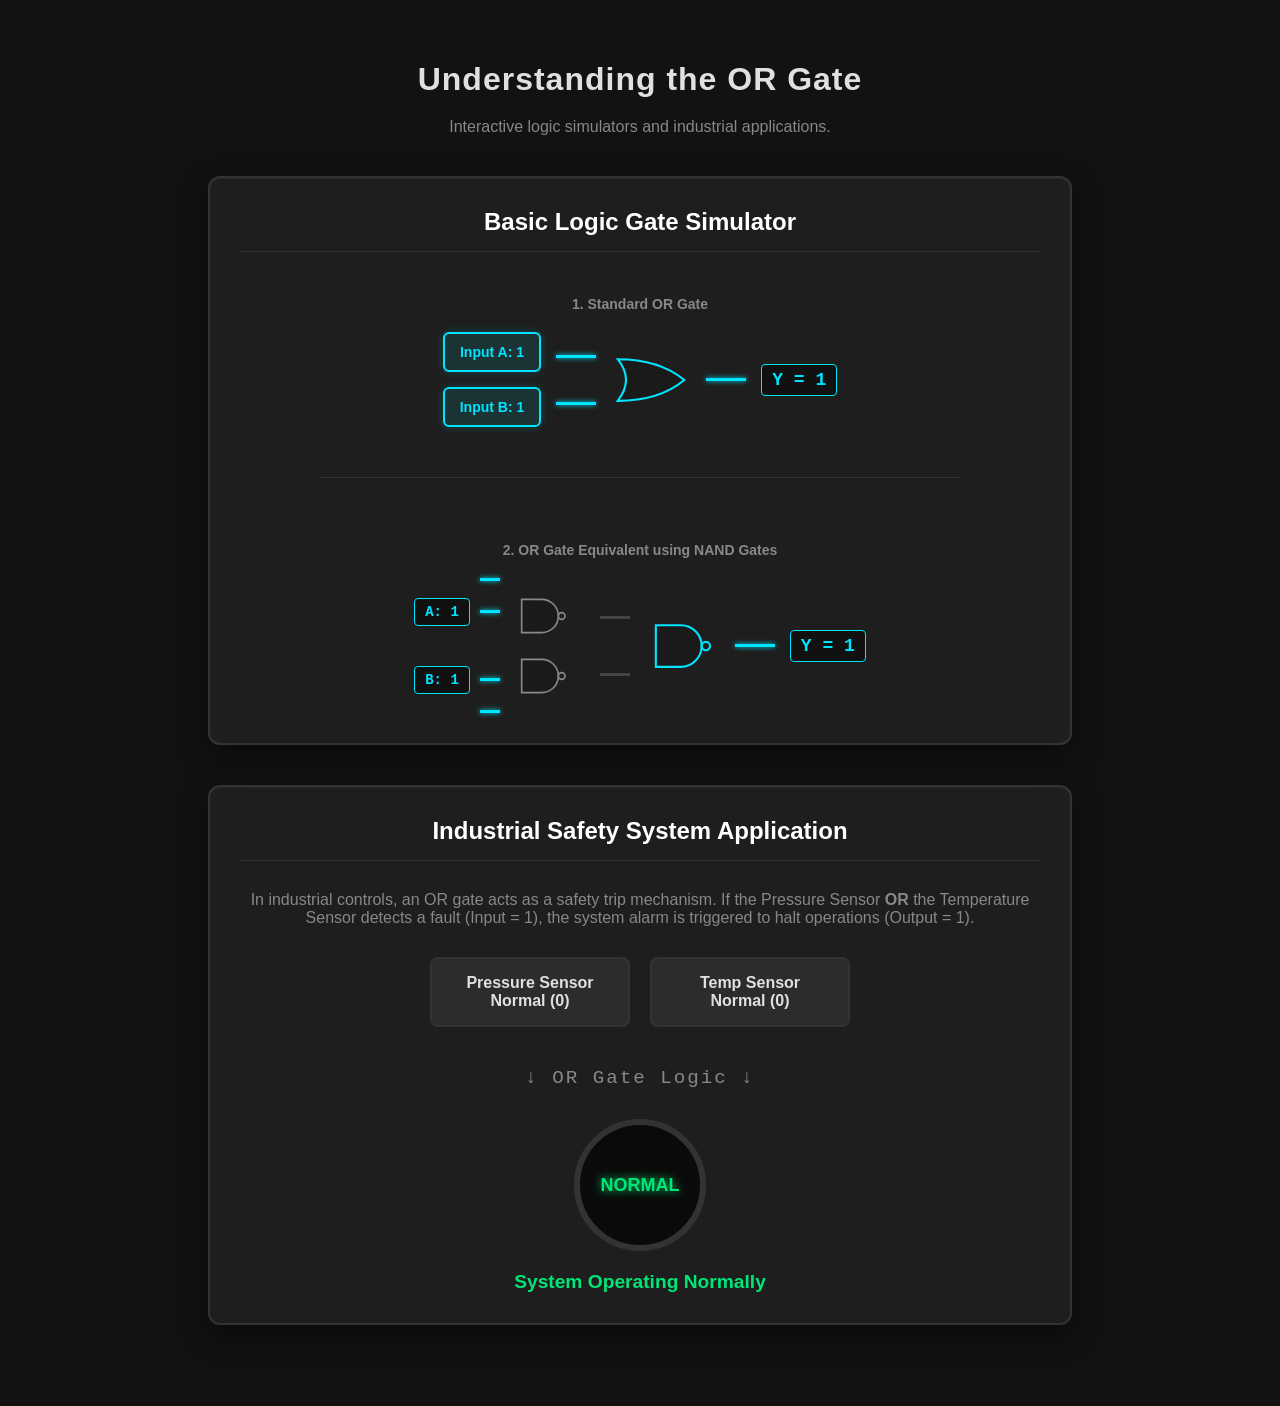
<file: dsca-proj/DSCA-project.html>
<!DOCTYPE html>
<!-- saved from url=(0063)file:///C:/Users/tanma/Downloads/gemini-code-1783430396811.html -->
<html lang="en"><head><meta http-equiv="Content-Type" content="text/html; charset=UTF-8">
    
    <meta name="viewport" content="width=device-width, initial-scale=1.0">
    <title>OR Gate Simulations</title>
    <style>
        /* Dark Theme Variables */
        :root {
            --bg-color: #121212;
            --panel-bg: #1e1e1e;
            --text-main: #e0e0e0;
            --text-muted: #888;
            --border-color: #333;
            
            /* Industrial Colors */
            --normal-green: #00e676;
            --danger-red: #ff1744;
            
            /* Logic Colors */
            --logic-0: #444;
            --logic-1: #00e5ff;
            
            --btn-idle: #2c2c2c;
            --btn-hover: #3d3d3d;
        }

        body {
            background-color: var(--bg-color);
            color: var(--text-main);
            font-family: 'Segoe UI', Tahoma, Geneva, Verdana, sans-serif;
            display: flex;
            flex-direction: column;
            align-items: center;
            padding: 40px 20px;
            margin: 0;
            min-height: 100vh;
        }

        .header {
            text-align: center;
            max-width: 800px;
            margin-bottom: 20px;
        }

        .header h1 {
            color: var(--text-main);
            letter-spacing: 1px;
            margin-bottom: 10px;
        }

        .header p {
            color: var(--text-muted);
            line-height: 1.6;
        }

        /* Panel Containers */
        .panel {
            background-color: var(--panel-bg);
            border: 2px solid var(--border-color);
            border-radius: 12px;
            padding: 30px;
            width: 100%;
            max-width: 800px;
            box-shadow: 0 10px 30px rgba(0, 0, 0, 0.5), 
                        inset 0 1px 0 rgba(255,255,255,0.05);
            margin-bottom: 40px;
        }

        .panel-title {
            text-align: center;
            margin-top: 0;
            margin-bottom: 30px;
            padding-bottom: 15px;
            border-bottom: 1px solid var(--border-color);
            color: #fff;
        }

        /* Theory / Logic Simulator Styles */
        .theory-section {
            display: flex;
            flex-direction: column;
            gap: 40px;
        }

        .logic-row {
            display: flex;
            align-items: center;
            justify-content: center;
            gap: 15px;
        }

        .logic-btn {
            background-color: var(--btn-idle);
            color: var(--text-main);
            border: 2px solid var(--logic-0);
            border-radius: 6px;
            padding: 10px 15px;
            font-size: 14px;
            font-weight: bold;
            cursor: pointer;
            transition: all 0.2s ease;
            min-width: 80px;
            text-align: center;
        }

        .logic-btn:hover { background-color: var(--btn-hover); }
        .logic-btn.active {
            border-color: var(--logic-1);
            color: var(--logic-1);
            background-color: rgba(0, 229, 255, 0.1);
            box-shadow: 0 0 10px rgba(0, 229, 255, 0.2);
        }

        .wire {
            height: 3px;
            background-color: var(--logic-0);
            transition: background-color 0.2s ease;
            position: relative;
        }
        .wire.high { background-color: var(--logic-1); box-shadow: 0 0 5px var(--logic-1); }

        .wire-h { width: 40px; }
        .wire-v { width: 3px; height: 30px; }
        
        .output-label {
            font-family: monospace;
            font-size: 18px;
            font-weight: bold;
            color: var(--logic-0);
            background: #111;
            padding: 5px 10px;
            border-radius: 4px;
            border: 1px solid var(--border-color);
            transition: color 0.2s ease;
        }
        .output-label.high { color: var(--logic-1); border-color: var(--logic-1); }

        /* SVG Gate Styles */
        .gate-svg {
            stroke: var(--text-muted);
            fill: #1a1a1a;
            stroke-width: 2.5;
            transition: stroke 0.2s ease;
        }
        .gate-svg.high { stroke: var(--logic-1); }
        
        .nand-grid {
            display: grid;
            grid-template-columns: auto auto auto auto auto;
            align-items: center;
            justify-content: center;
            gap: 10px;
        }

        .nand-input-col { display: flex; flex-direction: column; gap: 40px; }
        .nand-gate-col { display: flex; flex-direction: column; gap: 20px; }

        /* Industrial Simulator Styles */
        .inputs-container {
            display: flex;
            gap: 20px;
            width: 100%;
            justify-content: center;
            margin-bottom: 40px;
        }

        .sensor-btn {
            background-color: var(--btn-idle);
            color: var(--text-main);
            border: 2px solid var(--border-color);
            border-radius: 8px;
            padding: 15px 20px;
            font-size: 16px;
            font-weight: 600;
            cursor: pointer;
            transition: all 0.3s ease;
            flex: 1;
            max-width: 200px;
            text-align: center;
        }

        .sensor-btn:hover { background-color: var(--btn-hover); }

        .sensor-btn.active {
            background-color: rgba(255, 23, 68, 0.1);
            border-color: var(--danger-red);
            color: var(--danger-red);
            box-shadow: 0 0 15px rgba(255, 23, 68, 0.2);
        }

        .logic-connection {
            display: flex;
            flex-direction: column;
            align-items: center;
            color: var(--text-muted);
            margin-bottom: 30px;
            font-family: monospace;
            font-size: 1.2rem;
            letter-spacing: 2px;
        }

        .indicator-wrapper {
            display: flex;
            flex-direction: column;
            align-items: center;
        }

        .indicator-light {
            width: 120px;
            height: 120px;
            border-radius: 50%;
            background-color: #0a0a0a;
            border: 6px solid #333;
            margin-bottom: 20px;
            transition: all 0.3s ease;
            display: flex;
            align-items: center;
            justify-content: center;
            position: relative;
        }

        .indicator-light::before {
            content: 'NORMAL';
            color: var(--normal-green);
            font-weight: bold;
            font-size: 18px;
            text-shadow: 0 0 10px var(--normal-green);
        }

        .indicator-light.alarm-triggered {
            background-color: var(--danger-red);
            border-color: #b71c1c;
            box-shadow: 0 0 40px var(--danger-red), 
                        inset 0 0 20px rgba(255,255,255,0.4);
        }

        .indicator-light.alarm-triggered::before {
            content: 'HALT';
            color: white;
            text-shadow: none;
        }

        .status-text {
            font-size: 1.2rem;
            font-weight: bold;
            color: var(--normal-green);
            transition: color 0.3s ease;
        }

        .status-text.alert { color: var(--danger-red); }

        /* SVG Definitions Helper */
        .sr-only { position: absolute; width: 0; height: 0; overflow: hidden; }
    </style>
</head>
<body>

    <!-- SVG Definitions for Logic Gates -->
    <svg class="sr-only">
        <defs>
            <!-- Basic OR Gate Path -->
            <g id="gate-or">
                <path d="M 0,0 Q 20,25 0,50 Q 50,50 80,25 Q 50,0 0,0 Z"></path>
            </g>
            <!-- Basic NAND Gate Path -->
            <g id="gate-nand">
                <path d="M 0,0 L 30,0 A 25,25 0 0,1 30,50 L 0,50 Z"></path>
                <circle cx="60" cy="25" r="5" fill="none" stroke-width="2.5"></circle>
            </g>
        </defs>
    </svg>

    <div class="header">
        <h1>Understanding the OR Gate</h1>
        <p>Interactive logic simulators and industrial applications.</p>
    </div>

    <!-- 1. EDUCATIONAL SIMULATOR PANEL -->
    <div class="panel">
        <h2 class="panel-title">Basic Logic Gate Simulator</h2>
        
        <div class="theory-section">
            
            <!-- Standard OR Gate -->
            <div>
                <h3 style="text-align: center; color: var(--text-muted); font-size: 14px; margin-bottom: 20px;">1. Standard OR Gate</h3>
                <div class="logic-row">
                    <div style="display: flex; flex-direction: column; gap: 15px;">
                        <button id="btn-logic-a" class="logic-btn active" onclick="toggleTheory(&#39;A&#39;)">Input A: 1</button>
                        <button id="btn-logic-b" class="logic-btn active" onclick="toggleTheory(&#39;B&#39;)">Input B: 1</button>
                    </div>
                    
                    <div style="display: flex; flex-direction: column; justify-content: space-between; height: 60px;">
                        <div id="wire-a" class="wire wire-h high" style="margin-top: 5px;"></div>
                        <div id="wire-b" class="wire wire-h high" style="margin-bottom: 5px;"></div>
                    </div>

                    <svg width="80" height="50" viewBox="-5 -5 90 60" id="svg-or" class="gate-svg high">
                        <use href="#gate-or"></use>
                    </svg>

                    <div id="wire-y" class="wire wire-h high"></div>
                    <div id="out-y" class="output-label high">Y = 1</div>
                </div>
            </div>

            <hr style="border: 0; border-top: 1px solid var(--border-color); width: 80%; margin: 10px auto;">

            <!-- OR Gate built with NAND Gates -->
            <div>
                <h3 style="text-align: center; color: var(--text-muted); font-size: 14px; margin-bottom: 20px;">2. OR Gate Equivalent using NAND Gates</h3>
                <div class="nand-grid">
                    
                    <!-- Inputs -->
                    <div class="nand-input-col">
                        <div id="lbl-nand-a" class="output-label high" style="font-size: 14px;">A: 1</div>
                        <div id="lbl-nand-b" class="output-label high" style="font-size: 14px;">B: 1</div>
                    </div>

                    <!-- Split Wires to NAND 1 and 2 -->
                    <div class="nand-input-col">
                        <div style="display: flex; flex-direction: column; justify-content: space-between; height: 35px;">
                            <div id="wire-na1" class="wire high" style="width: 20px;"></div>
                            <div id="wire-na2" class="wire high" style="width: 20px;"></div>
                        </div>
                        <div style="display: flex; flex-direction: column; justify-content: space-between; height: 35px; margin-top: 25px;">
                            <div id="wire-nb1" class="wire high" style="width: 20px;"></div>
                            <div id="wire-nb2" class="wire high" style="width: 20px;"></div>
                        </div>
                    </div>

                    <!-- First Stage NANDs (Acting as NOT gates) -->
                    <div class="nand-gate-col">
                        <svg width="70" height="40" viewBox="-5 -5 80 60" id="svg-nand-1" class="gate-svg">
                            <use href="#gate-nand"></use>
                        </svg>
                        <svg width="70" height="40" viewBox="-5 -5 80 60" id="svg-nand-2" class="gate-svg">
                            <use href="#gate-nand"></use>
                        </svg>
                    </div>

                    <!-- Wires into final NAND -->
                    <div style="display: flex; flex-direction: column; justify-content: space-between; height: 90px; padding: 0 10px;">
                        <div id="wire-mid-a" class="wire " style="width: 30px; margin-top: 15px;"></div>
                        <div id="wire-mid-b" class="wire " style="width: 30px; margin-bottom: 15px;"></div>
                    </div>

                    <!-- Final Stage NAND -->
                    <div style="display: flex; align-items: center; gap: 15px;">
                        <svg width="70" height="50" viewBox="-5 -5 80 60" id="svg-nand-3" class="gate-svg high">
                            <use href="#gate-nand"></use>
                        </svg>
                        <div id="wire-nand-out" class="wire wire-h high"></div>
                        <div id="out-nand-y" class="output-label high">Y = 1</div>
                    </div>

                </div>
            </div>

        </div>
    </div>

    <!-- 2. INDUSTRIAL SIMULATOR PANEL -->
    <div class="panel">
        <h2 class="panel-title">Industrial Safety System Application</h2>
        <p style="text-align: center; color: var(--text-muted); margin-bottom: 30px;">
            In industrial controls, an OR gate acts as a safety trip mechanism. If the Pressure Sensor <strong>OR</strong> the Temperature Sensor detects a fault (Input = 1), the system alarm is triggered to halt operations (Output = 1).
        </p>

        <div class="inputs-container">
            <button id="btn-pressure" class="sensor-btn" onclick="toggleSensor(&#39;pressure&#39;)">Pressure Sensor<br>Normal (0)</button>
            <button id="btn-temp" class="sensor-btn" onclick="toggleSensor(&#39;temp&#39;)">Temp Sensor<br>Normal (0)</button>
        </div>

        <div class="logic-connection">
            ↓ OR Gate Logic ↓
        </div>

        <div class="indicator-wrapper">
            <div id="main-indicator" class="indicator-light"></div>
            <div id="status-message" class="status-text">System Operating Normally</div>
        </div>
    </div>

    <script>
        /* =========================================
           PART 1: LOGIC THEORY SIMULATOR SCRIPT
           ========================================= */
        let theoryA = false;
        let theoryB = false;

        function toggleTheory(input) {
            if (input === 'A') theoryA = !theoryA;
            if (input === 'B') theoryB = !theoryB;
            updateTheoryUI();
        }

        function updateTheoryUI() {
            // 1. Update Input Buttons & Labels
            const btnA = document.getElementById('btn-logic-a');
            const btnB = document.getElementById('btn-logic-b');
            const lblNandA = document.getElementById('lbl-nand-a');
            const lblNandB = document.getElementById('lbl-nand-b');

            btnA.innerText = `Input A: ${theoryA ? '1' : '0'}`;
            btnB.innerText = `Input B: ${theoryB ? '1' : '0'}`;
            lblNandA.innerText = `A: ${theoryA ? '1' : '0'}`;
            lblNandB.innerText = `B: ${theoryB ? '1' : '0'}`;

            theoryA ? btnA.classList.add('active') : btnA.classList.remove('active');
            theoryB ? btnB.classList.add('active') : btnB.classList.remove('active');
            theoryA ? lblNandA.classList.add('high') : lblNandA.classList.remove('high');
            theoryB ? lblNandB.classList.add('high') : lblNandB.classList.remove('high');

            // Wire states for inputs
            document.getElementById('wire-a').className = `wire wire-h ${theoryA ? 'high' : ''}`;
            document.getElementById('wire-b').className = `wire wire-h ${theoryB ? 'high' : ''}`;
            document.getElementById('wire-na1').className = `wire ${theoryA ? 'high' : ''}`;
            document.getElementById('wire-na2').className = `wire ${theoryA ? 'high' : ''}`;
            document.getElementById('wire-nb1').className = `wire ${theoryB ? 'high' : ''}`;
            document.getElementById('wire-nb2').className = `wire ${theoryB ? 'high' : ''}`;

            // 2. Logic Calculation
            const orOutput = theoryA || theoryB;
            
            // NAND logic: A NOT = A NAND A.  B NOT = B NAND B.
            const notA = !(theoryA && theoryA);
            const notB = !(theoryB && theoryB);
            const nandOutput = !(notA && notB); // (NOT A) NAND (NOT B) == A OR B

            // 3. Update OR Gate UI
            document.getElementById('svg-or').classList.toggle('high', orOutput);
            document.getElementById('wire-y').className = `wire wire-h ${orOutput ? 'high' : ''}`;
            const outY = document.getElementById('out-y');
            outY.innerText = `Y = ${orOutput ? '1' : '0'}`;
            orOutput ? outY.classList.add('high') : outY.classList.remove('high');

            // 4. Update NAND Gate UI
            document.getElementById('svg-nand-1').classList.toggle('high', notA);
            document.getElementById('svg-nand-2').classList.toggle('high', notB);
            
            document.getElementById('wire-mid-a').className = `wire ${notA ? 'high' : ''}`;
            document.getElementById('wire-mid-b').className = `wire ${notB ? 'high' : ''}`;
            
            document.getElementById('svg-nand-3').classList.toggle('high', nandOutput);
            document.getElementById('wire-nand-out').className = `wire wire-h ${nandOutput ? 'high' : ''}`;
            const outNandY = document.getElementById('out-nand-y');
            outNandY.innerText = `Y = ${nandOutput ? '1' : '0'}`;
            nandOutput ? outNandY.classList.add('high') : outNandY.classList.remove('high');
        }

        /* =========================================
           PART 2: INDUSTRIAL SIMULATOR SCRIPT
           ========================================= */
        let pressureFault = false;
        let tempFault = false;

        function toggleSensor(sensorType) {
            const pressureBtn = document.getElementById('btn-pressure');
            const tempBtn = document.getElementById('btn-temp');

            if (sensorType === 'pressure') {
                pressureFault = !pressureFault;
                if (pressureFault) {
                    pressureBtn.classList.add('active');
                    pressureBtn.innerHTML = 'Pressure Sensor<br>FAULT (1)';
                } else {
                    pressureBtn.classList.remove('active');
                    pressureBtn.innerHTML = 'Pressure Sensor<br>Normal (0)';
                }
            } else if (sensorType === 'temp') {
                tempFault = !tempFault;
                if (tempFault) {
                    tempBtn.classList.add('active');
                    tempBtn.innerHTML = 'Temp Sensor<br>FAULT (1)';
                } else {
                    tempBtn.classList.remove('active');
                    tempBtn.innerHTML = 'Temp Sensor<br>Normal (0)';
                }
            }

            evaluateIndustrialLogic();
        }

        function evaluateIndustrialLogic() {
            // OR Gate Logic for Industrial Halt
            const systemHalt = pressureFault || tempFault;

            const indicator = document.getElementById('main-indicator');
            const statusMsg = document.getElementById('status-message');

            if (systemHalt) {
                indicator.classList.add('alarm-triggered');
                statusMsg.classList.add('alert');
                statusMsg.innerText = "ALARM ACTIVE: System Halted!";
            } else {
                indicator.classList.remove('alarm-triggered');
                statusMsg.classList.remove('alert');
                statusMsg.innerText = "System Operating Normally";
            }
        }
    </script>

</body></html>
</file>
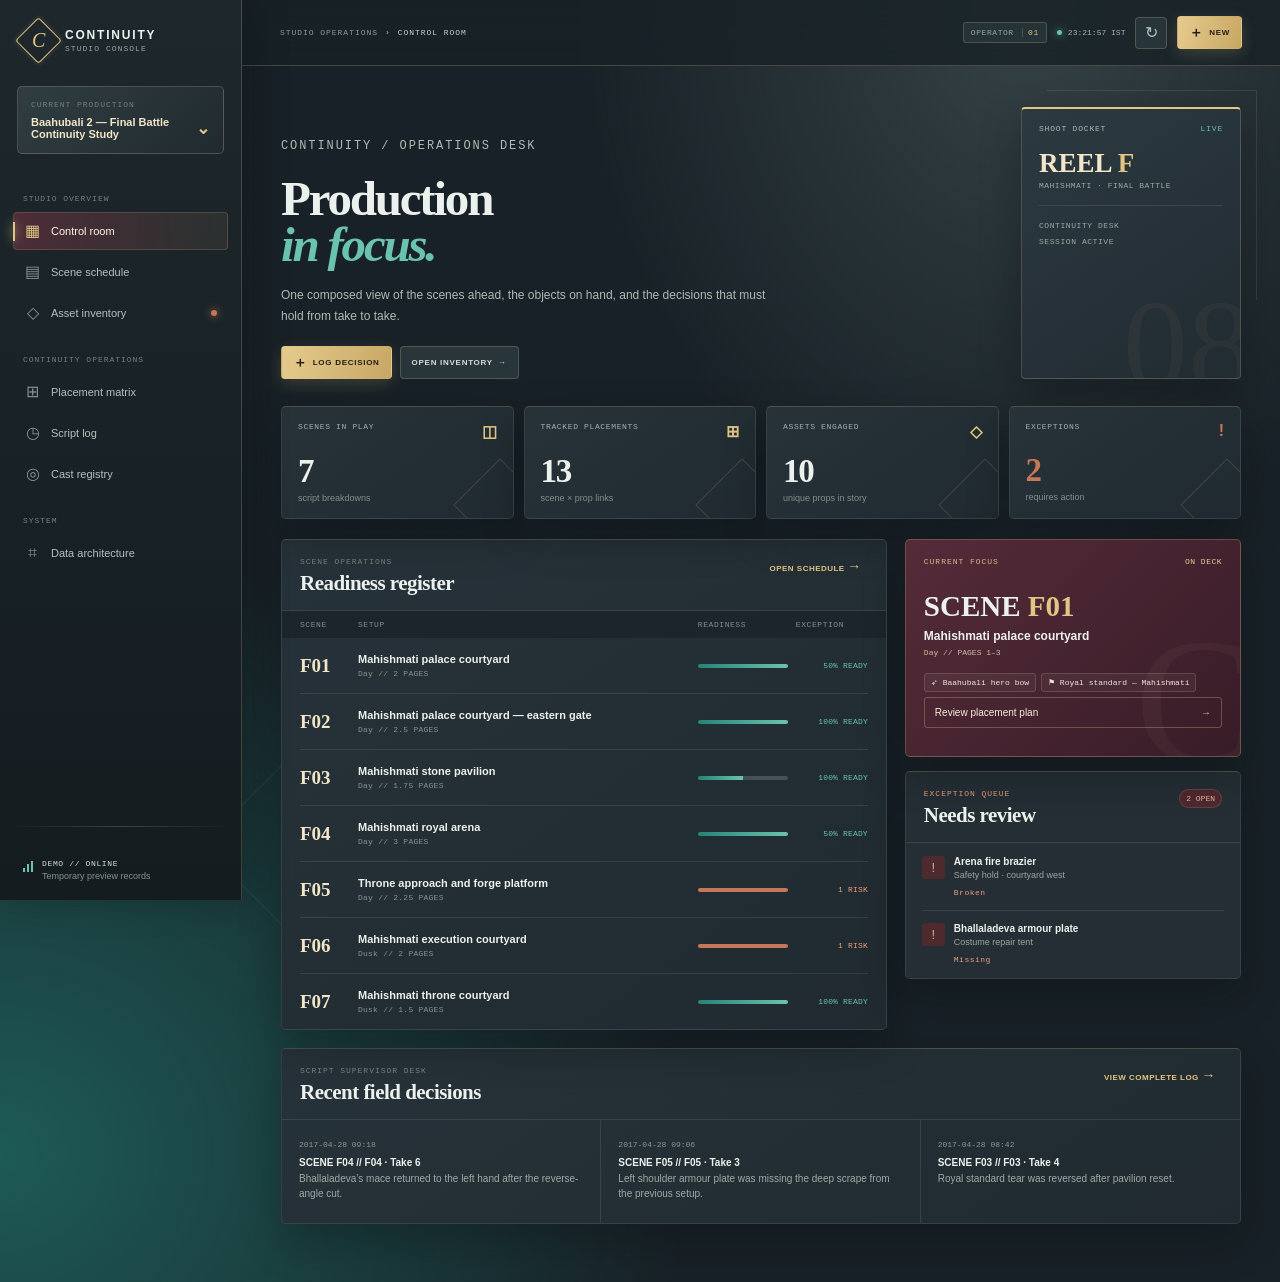
<file: final_continuity-tracker_tanmay/Continuity_Tracker_Offline_HTML_Only_Preview.html>
<!doctype html>
<html lang="en">
<head>
  <meta charset="utf-8">
  <meta name="viewport" content="width=device-width, initial-scale=1">
  <meta name="theme-color" content="#1a2329">
  <title>Continuity — Studio Console | Offline HTML Preview</title>
  <style>
:root{--ink:#edf1ed;--paper:#182127;--paper-2:#202a30;--panel:#253038;--panel-2:#2b3740;--line:rgba(222,196,141,.23);--line-soft:rgba(237,241,237,.10);--jade:#268478;--jade-light:#69c3af;--jade-pale:#d1e3d7;--champagne:#e2c584;--cream:#f2e6c9;--burgundy:#7e3546;--burgundy-deep:#4d1e2b;--copper:#c77759;--danger:#d76861;--muted:#a9b1ad;--dim:#74817e;--shadow:0 16px 42px rgba(5,10,13,.30)}*{box-sizing:border-box}html{background:var(--paper)}body{min-height:100vh;margin:0;background:radial-gradient(ellipse at 80% 0%,#354246 0,transparent 31%),radial-gradient(ellipse at 0% 90%,#1d5a55 0,transparent 38%),var(--paper);color:var(--ink);font:13px Arial, Helvetica, sans-serif,Arial,sans-serif}.deco-grid{position:fixed;inset:0;z-index:0;pointer-events:none;opacity:.22;background-image:linear-gradient(rgba(226,197,132,.035) 1px,transparent 1px),linear-gradient(90deg,rgba(226,197,132,.035) 1px,transparent 1px);background-size:28px 28px}.deco-corner{position:fixed;z-index:0;width:210px;height:210px;border:1px solid rgba(226,197,132,.13);pointer-events:none}.corner-a{right:23px;top:90px;border-left:0;border-bottom:0}.corner-b{bottom:-50px;left:245px;transform:rotate(45deg);border-color:rgba(105,195,175,.10)}.app-shell{position:relative;z-index:1;min-height:100vh}.sidebar{position:fixed;z-index:30;inset:0 auto 0 0;width:242px;padding:24px 13px 16px;display:flex;flex-direction:column;background:linear-gradient(180deg,#1e282c,#172025 64%,#151c20);border-right:1px solid var(--line);box-shadow:10px 0 35px rgba(3,8,10,.22)}.sidebar:after{content:'';position:absolute;left:13px;right:13px;bottom:73px;height:1px;background:linear-gradient(90deg,transparent,var(--line),transparent)}.brand-row{position:relative;display:flex;align-items:center;gap:10px;padding:0 9px}.brand-monogram{width:33px;height:33px;display:grid;place-items:center;border:1px solid var(--champagne);border-radius:3px;transform:rotate(45deg);box-shadow:0 0 0 3px rgba(226,197,132,.05)}.brand-monogram i{font:italic 20px Georgia;color:var(--champagne);transform:rotate(-45deg)}.brand-row strong{display:block;font-size:12px;letter-spacing:.15em}.brand-row small{display:block;margin-top:2px;color:#98a69f;font:8px 'Courier New', monospace;letter-spacing:.13em}.close-sidebar{display:none}.production-switcher{position:relative;margin:29px 4px 20px;padding:13px;border:1px solid var(--line);border-radius:5px;background:linear-gradient(135deg,rgba(57,72,75,.7),rgba(34,44,49,.7))}.micro-label,.nav-group{margin:0;color:var(--dim);font:8px 'Courier New', monospace;letter-spacing:.12em;text-transform:uppercase}.production-pick{display:flex;align-items:center;justify-content:space-between;width:100%;padding:7px 0 0;border:0;background:transparent;color:var(--cream);font:600 11px Arial, Helvetica, sans-serif;text-align:left;cursor:pointer}.production-pick b{color:var(--champagne);font-size:17px}.production-menu{display:none;position:absolute;z-index:30;top:67px;left:0;right:0;padding:5px;border:1px solid var(--line);border-radius:5px;background:#2a3438;box-shadow:0 15px 30px #060b0ed0}.production-menu.open{display:block}.production-option{display:flex;align-items:center;gap:2px;padding:7px}.production-option:hover{background:#37444a}.switch-production{flex:1;border:0;background:transparent;color:var(--ink);text-align:left;font:10px Arial, Helvetica, sans-serif;cursor:pointer}.switch-production small{display:block;margin-top:2px;color:#a8b1aa;font:8px 'Courier New', monospace}.mini-action{border:0;background:transparent;color:#b7c0b9;cursor:pointer}.mini-action:hover{color:var(--champagne)}.mini-action.delete:hover{color:var(--danger)}.main-nav{position:relative;display:flex;flex-direction:column;gap:3px}.nav-group{margin:20px 10px 6px;font-size:8px}.nav-link{position:relative;display:flex;align-items:center;gap:10px;width:100%;padding:10px;border:1px solid transparent;border-radius:4px;background:transparent;color:#b6c0bc;text-align:left;font:500 11px Arial, Helvetica, sans-serif;cursor:pointer;transition:.16s}.nav-link span{width:17px;color:#83948f;text-align:center;font:16px/1 Arial}.nav-link:hover{background:rgba(226,197,132,.07);color:#fbf4e4}.nav-link.active{border-color:rgba(226,197,132,.17);background:linear-gradient(90deg,rgba(126,53,70,.5),rgba(226,197,132,.08));color:#fff8e9}.nav-link.active:before{content:'';position:absolute;left:-1px;width:2px;height:19px;background:var(--champagne);box-shadow:0 0 10px var(--champagne)}.nav-link.active span{color:var(--champagne)}.nav-link b{display:none;width:6px;height:6px;margin-left:auto;border-radius:50%;background:var(--copper);box-shadow:0 0 8px var(--copper)}.nav-link b.show{display:block}.system-status{position:relative;margin:auto 5px 1px;padding:14px 5px 2px;display:flex;gap:9px;align-items:flex-start}.sync-glyph{display:flex;gap:2px;align-items:flex-end;height:13px;padding-top:2px}.sync-glyph i{display:block;width:2px;background:var(--jade-light)}.sync-glyph i:nth-child(1){height:4px}.sync-glyph i:nth-child(2){height:8px}.sync-glyph i:nth-child(3){height:11px}.system-status b{display:block;color:#d7ded8;font:8px 'Courier New', monospace;letter-spacing:.08em}.system-status small{display:block;margin-top:3px;color:#83928b;font-size:9px}.workspace{min-height:100vh;width:calc(100% - 242px);margin-left:242px}.topbar{position:sticky;top:0;z-index:20;height:66px;padding:0 38px;display:flex;align-items:center;justify-content:space-between;background:rgba(24,33,39,.82);border-bottom:1px solid var(--line);backdrop-filter:blur(12px)}.menu-button{display:none}.crumb{color:#8f9c96;font:8px 'Courier New', monospace;letter-spacing:.12em}.crumb i{padding:0 7px;color:var(--champagne);font-style:normal}.crumb b{color:#c9d4cd;font-weight:500}.topbar-tools{display:flex;align-items:center;gap:10px}.console-mode{padding:5px 7px;border:1px solid var(--line);border-radius:3px;color:#97a6a0;background:#253238;font:8px 'Courier New', monospace;letter-spacing:.07em}.console-mode b{margin-left:3px;padding-left:5px;border-left:1px solid var(--line);color:var(--champagne);font-weight:500}.live-clock{display:flex;align-items:center;gap:6px;color:#a9b3ae;font:8px 'Courier New', monospace}.live-clock i{width:5px;height:5px;border-radius:50%;background:var(--jade-light);box-shadow:0 0 8px var(--jade-light)}.ghost-icon{width:32px;height:32px;border:1px solid var(--line);border-radius:4px;background:#27343a;color:#b3c0ba;font-size:16px;cursor:pointer}.ghost-icon:hover{border-color:var(--champagne);color:var(--champagne)}.primary-button,.secondary-button,.danger-button{min-height:33px;padding:0 11px;border:1px solid transparent;border-radius:4px;display:inline-flex;justify-content:center;align-items:center;gap:5px;font:700 8px Arial, Helvetica, sans-serif;letter-spacing:.09em;cursor:pointer;text-decoration:none;transition:.15s}.primary-button{color:#261d18;background:linear-gradient(105deg,#e5cb8e,#c7a764);box-shadow:0 5px 16px rgba(226,197,132,.18)}.primary-button:hover{background:linear-gradient(105deg,#f0d799,#cfad68);transform:translateY(-1px)}.primary-button span{font-size:14px}.secondary-button{border-color:var(--line);background:#28363b;color:#d4ddd5}.secondary-button:hover{color:var(--champagne);border-color:var(--champagne)}.danger-button{background:var(--burgundy);color:#fff0e9}.view{display:none;max-width:1430px;margin:0 auto;padding:41px 39px 58px}.view.active{display:block;animation:reveal .23s ease}@keyframes reveal{from{opacity:.25;transform:translateY(5px)}to{opacity:1;transform:none}}.console-heading{display:flex;align-items:stretch;justify-content:space-between;gap:28px;margin-bottom:27px}.console-heading>div{padding-top:12px}.kicker{margin:0 0 9px;color:var(--champagne);font:9px 'Courier New', monospace;letter-spacing:.16em}.console-heading h1,.page-header h1{margin:0;font:700 49px/.94 Georgia, serif;letter-spacing:-.045em}.console-heading h1 em{color:var(--jade-light);font-style:italic}.console-heading>div>p{max-width:500px;margin:17px 0 20px;color:#afbab4;font-size:12px;line-height:1.7}.heading-actions{display:flex;gap:8px}.shoot-docket{position:relative;min-width:220px;padding:15px 17px;border:1px solid var(--line);border-top:2px solid var(--champagne);border-radius:4px;background:linear-gradient(145deg,#2d3940,#202b32);box-shadow:var(--shadow);overflow:hidden}.shoot-docket:after{content:'08';position:absolute;right:-13px;bottom:-42px;color:#e2c5840c;font:130px Georgia}.docket-top{display:flex;justify-content:space-between;color:#aeb9b4;font:8px 'Courier New', monospace;letter-spacing:.1em}.docket-top b{color:var(--jade-light);font-weight:500}.shoot-docket strong{display:block;margin:17px 0 4px;font:600 27px/1 Georgia;color:var(--cream)}.shoot-docket strong em{color:var(--champagne);font-style:normal}.shoot-docket p{margin:0;color:#9aaba3;font:8px 'Courier New', monospace;letter-spacing:.06em}.docket-rule{height:1px;margin:15px 0 10px;background:var(--line-soft)}.shoot-docket small{color:#9aaba3;font:8px/1.5 'Courier New', monospace;letter-spacing:.07em}.metrics-grid{display:grid;grid-template-columns:repeat(4,1fr);gap:10px;margin-bottom:20px}.metric-card{position:relative;min-height:110px;padding:15px 16px;border:1px solid var(--line-soft);border-top-color:var(--line);border-radius:5px;background:linear-gradient(145deg,#273339,#202a30);box-shadow:var(--shadow);overflow:hidden}.metric-card:after{content:'';position:absolute;right:-20px;bottom:-20px;width:64px;height:64px;border:1px solid rgba(226,197,132,.16);transform:rotate(45deg)}.metric-card:hover{border-color:var(--line)}.metric-top{display:flex;justify-content:space-between}.metric-top span{color:#a4b0aa;font:8px 'Courier New', monospace;letter-spacing:.08em}.metric-symbol{color:var(--champagne);font-size:16px}.metric-card strong{display:block;margin-top:14px;font:600 33px/1 Georgia;letter-spacing:-.04em}.metric-card p{margin:5px 0 0;color:#81908a;font-size:9px}.metric-card.alert strong,.metric-card.alert .metric-symbol{color:var(--copper)}.console-grid{display:grid;grid-template-columns:1.55fr .86fr;gap:18px;align-items:start;margin-bottom:18px}.console-panel,.scene-board,.matrix-shell{border:1px solid var(--line-soft);border-top-color:var(--line);border-radius:5px;background:linear-gradient(145deg,#263239,#202a30);box-shadow:var(--shadow);overflow:hidden}.panel-heading{display:flex;justify-content:space-between;align-items:flex-start;padding:17px 18px 14px;border-bottom:1px solid var(--line-soft)}.panel-heading h2{margin:5px 0 0;font:600 21px Georgia;letter-spacing:-.025em}.text-action{border:0;background:transparent;color:var(--champagne);font:600 8px Arial, Helvetica, sans-serif;letter-spacing:.06em;cursor:pointer}.text-action span{font-size:14px}.text-action:hover{color:var(--jade-light)}.column-labels{display:grid;grid-template-columns:50px 1fr 90px 72px;gap:8px;padding:9px 18px;background:#1c252b;color:#81908a;font:8px 'Courier New', monospace;letter-spacing:.07em}.readiness-list{padding:0 18px}.readiness-item{display:grid;grid-template-columns:50px 1fr 90px 72px;gap:8px;align-items:center;padding:15px 0;border-bottom:1px solid var(--line-soft)}.readiness-item:last-child{border:0}.scene-code-small{color:var(--cream);font:600 19px Georgia}.readiness-name{font-size:11px;font-weight:600}.readiness-name small{display:block;margin-top:4px;color:#85948e;font:8px 'Courier New', monospace;letter-spacing:.03em}.ready-meter{height:4px;border-radius:4px;background:#405158;overflow:hidden}.ready-meter b{display:block;height:100%;background:linear-gradient(90deg,var(--jade),var(--jade-light))}.ready-meter.risk b{background:var(--copper)}.ready-state{color:var(--jade-light);text-align:right;font:8px 'Courier New', monospace;letter-spacing:.02em}.ready-state.risk{color:#ed9d7c}.operator-rail{display:grid;gap:14px}.focus-card{position:relative;overflow:hidden;min-height:218px;padding:17px 18px;border:1px solid rgba(226,197,132,.28);border-radius:5px;background:linear-gradient(135deg,#552b39,#371c27);box-shadow:var(--shadow)}.focus-card:after{content:'C';position:absolute;right:-15px;bottom:-49px;color:#f4e5c70a;font:180px Georgia}.focus-head{position:relative;z-index:1;display:flex;justify-content:space-between}.focus-head .micro-label{color:#d7b78a}.focus-head span{color:#e6cf99;font:8px 'Courier New', monospace;letter-spacing:.06em}.focus-info{position:relative;z-index:1;min-height:131px;padding-top:26px}.focus-info .scene-code{font:600 29px/1 Georgia}.focus-info .scene-code b{color:var(--champagne)}.focus-info h3{margin:8px 0 0;font-size:12px}.focus-info p{margin:5px 0 0;color:#d2bca4;font:8px 'Courier New', monospace}.focus-props{display:flex;gap:5px;flex-wrap:wrap;margin-top:16px}.focus-props span{padding:4px 6px;border:1px solid #f7e3bb27;border-radius:3px;background:#ffffff0c;color:#eee6da;font:8px 'Courier New', monospace}.focus-props span.warning{border-color:#ef9d7c55;color:#ffc0a6}.full-button{position:relative;z-index:1;width:100%;padding:9px 10px;border:1px solid #ead19b48;border-radius:3px;background:transparent;color:#f9eedb;text-align:left;font:500 10px Arial, Helvetica, sans-serif;cursor:pointer}.full-button b{float:right;color:var(--champagne)}.alert-panel{border:1px solid var(--line-soft);border-top-color:var(--line);border-radius:5px;background:#242e34;box-shadow:var(--shadow);overflow:hidden}.alert-label{color:#e69b7d}.alert-counter{color:#f0b099;background:#4d2930;border:1px solid #c7775944;border-radius:12px;padding:4px 6px;font:8px 'Courier New', monospace}.alert-list{padding:1px 16px}.alert-item{display:flex;gap:9px;padding:12px 0;border-bottom:1px solid var(--line-soft)}.alert-item:last-child{border:0}.alert-marker{display:grid;place-items:center;width:23px;height:23px;border-radius:3px;background:#4d2a2d;color:#ed9f80}.alert-item b{display:block;font-size:10px}.alert-item p{margin:3px 0;color:#9aa6a1;font-size:9px}.alert-item span{color:#ed9f80;font:8px 'Courier New', monospace;letter-spacing:.06em}.field-panel{margin-top:0}.activity-list{display:grid;grid-template-columns:repeat(3,1fr)}.activity-item{min-height:103px;padding:15px 17px;border-right:1px solid var(--line-soft)}.activity-item:last-child{border:0}.activity-time{color:#8c9993;font:8px 'Courier New', monospace}.activity-item b{display:block;margin:7px 0 4px;font-size:10px}.activity-item p{margin:0;color:#a0aaa5;font-size:10px;line-height:1.45}.page-header{display:flex;align-items:flex-end;justify-content:space-between;gap:18px;margin-bottom:28px}.page-header h1{font-size:40px}.page-header>div>p:last-child{max-width:590px;margin:9px 0 0;color:#a9b4ae;font-size:12px;line-height:1.6}.toolbar{display:flex;align-items:center;justify-content:space-between;margin-bottom:14px;padding:7px 0;border-bottom:1px solid var(--line-soft)}.segmented{display:flex;gap:4px;flex-wrap:wrap}.segmented button,.log-filter-strip button{padding:7px 8px;border:1px solid transparent;border-radius:3px;background:transparent;color:#a7b1ab;font:600 8px Arial, Helvetica, sans-serif;letter-spacing:.07em;cursor:pointer}.segmented button.selected,.log-filter-strip button.selected{border-color:var(--line);background:#2c3940;color:var(--champagne)}.segmented b{font:8px 'Courier New', monospace;color:#7e8c86}.search-field{display:flex;align-items:center;gap:6px;min-width:245px;height:32px;padding:0 9px;border:1px solid var(--line);border-radius:3px;background:#202a30;color:var(--champagne)}.search-field input{width:100%;border:0;outline:0;background:transparent;color:var(--ink);font:10px Arial, Helvetica, sans-serif}.search-field input::placeholder{color:#77857f}.scene-board{padding:0 17px}.scene-row{position:relative;display:grid;grid-template-columns:68px minmax(130px,1.5fr) 118px 90px 105px;gap:12px;align-items:center;padding:15px 2px;border-bottom:1px solid var(--line-soft)}.scene-row:last-child{border:0}.scene-row:hover{background:linear-gradient(90deg,rgba(105,195,175,.08),transparent)}.scene-id{color:var(--cream);font:600 20px Georgia}.scene-setup b{font-size:11px}.scene-setup small{display:block;margin-top:3px;color:#87958f;font:8px 'Courier New', monospace}.scene-props{color:#909c96;font:8px 'Courier New', monospace}.scene-props span{color:var(--champagne);font-size:13px}.scene-controls,.card-actions,.log-actions{display:flex;justify-content:flex-end;gap:4px}.row-action{min-width:27px;height:27px;border:1px solid var(--line-soft);border-radius:3px;background:#26343a;color:#a8b4ae;font-size:10px;cursor:pointer}.row-action:hover{border-color:var(--champagne);color:var(--champagne)}.row-action.delete:hover{border-color:var(--danger);color:var(--danger)}.inventory-summary{display:grid;grid-template-columns:repeat(3,1fr) 1.3fr;overflow:hidden;margin-bottom:16px;border:1px solid var(--line-soft);border-top-color:var(--line);border-radius:5px;background:#253137;box-shadow:var(--shadow)}.inventory-summary>div{padding:14px 17px;border-right:1px solid var(--line-soft)}.inventory-summary span,.inventory-summary small{display:block;color:#8f9c96;font:8px 'Courier New', monospace;letter-spacing:.08em}.inventory-summary strong{display:block;margin:6px 0;color:var(--champagne);font:600 28px/1 Georgia}.inventory-summary>div:last-of-type strong{color:#e89a7b}.inventory-summary button{border:0;background:linear-gradient(120deg,#315951,#243e3d);color:#c8dfd4;font:700 8px Arial, Helvetica, sans-serif;letter-spacing:.08em;cursor:pointer}.inventory-summary button:hover{background:linear-gradient(120deg,#386b62,#294b49)}.inventory-grid{display:grid;grid-template-columns:repeat(3,minmax(0,1fr));gap:14px}.asset-card{position:relative;min-height:210px;overflow:hidden;padding:16px;border:1px solid var(--line-soft);border-top-color:var(--line);border-radius:5px;background:linear-gradient(145deg,#29363c,#202a30);box-shadow:var(--shadow);transition:.16s}.asset-card:hover{transform:translateY(-2px);border-color:var(--champagne)}.asset-card:after{content:'◇';position:absolute;right:-7px;bottom:-27px;color:#e2c5840b;font:90px Georgia}.asset-card.risk{border-top:3px solid var(--danger)}.asset-top,.asset-bottom{position:relative;z-index:1;display:flex;align-items:center;justify-content:space-between;gap:6px}.asset-category{color:#a8b5ae;font:8px 'Courier New', monospace;letter-spacing:.07em;text-transform:uppercase}.status-chip{padding:4px 6px;border-radius:12px;font:8px 'Courier New', monospace;text-transform:uppercase}.status-Available{background:#254940;color:#9bdbc8}.status-In-Use{background:#4d4025;color:#e7ce91}.status-Missing,.status-Broken{background:#4f2930;color:#f0a28b}.status-In-Transit,.status-Checked-Out{background:#3e3c54;color:#c6bfdc}.asset-card h3{position:relative;z-index:1;margin:23px 0 5px;color:#f1ead9;font:600 20px Georgia}.asset-card>p{position:relative;z-index:1;max-width:85%;min-height:38px;margin:0;color:#a9b3ae;font-size:10px;line-height:1.55}.asset-bottom{position:absolute;bottom:14px;left:16px;right:16px;padding-top:10px;border-top:1px solid var(--line-soft)}.asset-location{max-width:58%;overflow:hidden;color:#9aa7a1;font:8px 'Courier New', monospace;text-overflow:ellipsis;white-space:nowrap}.asset-location:before{content:'⌖';color:var(--champagne);margin-right:3px}.matrix-shell{display:grid;grid-template-columns:185px 1fr;min-height:490px}.scene-rail{padding:13px 8px;border-right:1px solid var(--line-soft);background:#1c252b}.rail-label{padding:4px 8px 9px;color:#83918b;font:8px 'Courier New', monospace;letter-spacing:.08em}.rail-label b{float:right;color:var(--champagne)}.rail-item{width:100%;padding:10px 8px;border:1px solid transparent;border-left:2px solid transparent;border-radius:3px;background:transparent;color:#b5c0b9;text-align:left;cursor:pointer}.rail-item:hover{background:#27363c}.rail-item.selected{border-color:var(--line-soft);border-left-color:var(--champagne);background:#303e44;color:var(--cream)}.rail-item b{display:block;font:600 16px Georgia}.rail-item small{display:block;margin-top:3px;color:#85938d;font:8px 'Courier New', monospace;white-space:nowrap;overflow:hidden;text-overflow:ellipsis}.matrix-content{padding:20px}.matrix-head{display:flex;align-items:flex-end;justify-content:space-between;padding-bottom:17px;border-bottom:1px solid var(--line-soft)}.matrix-head h2{margin:0;font:600 24px Georgia}.matrix-head p{margin:4px 0 0;color:#9da8a2;font-size:10px}.matrix-stat{padding:5px 7px;border:1px solid rgba(105,195,175,.25);border-radius:13px;background:#25463f;color:#9fd3c2;font:8px 'Courier New', monospace}.matrix-list{padding-top:7px}.assignment-card{display:grid;grid-template-columns:34px 1fr 120px 83px 62px;gap:10px;align-items:center;padding:12px 2px;border-bottom:1px solid var(--line-soft)}.assign-token{width:31px;height:31px;display:grid;place-items:center;border:1px solid rgba(226,197,132,.25);border-radius:4px;background:#38413e;color:var(--champagne);font-size:15px}.assignment-card h3{margin:0;font-size:11px}.assignment-card p{max-width:350px;overflow:hidden;margin:3px 0 0;color:#9aa59f;font-size:9px;text-overflow:ellipsis;white-space:nowrap}.assign-actor{color:#b6c5bd;font:9px 'Courier New', monospace}.log-layout{display:grid;grid-template-columns:1fr 245px;gap:18px;align-items:start}.logs-panel{padding:0}.log-filter-strip{display:flex;gap:4px;overflow:auto;padding:13px 15px;border-bottom:1px solid var(--line-soft)}.log-item{position:relative;display:grid;grid-template-columns:80px 1fr 64px;gap:14px;padding:18px;border-bottom:1px solid var(--line-soft)}.log-item:last-child{border:0}.log-item:before{content:'';position:absolute;left:18px;top:49px;bottom:-1px;width:1px;background:#46645f}.log-item:last-child:before{display:none}.log-scene{position:relative;z-index:1;color:var(--champagne);font:600 17px Georgia}.log-scene:before{content:'';display:inline-block;width:6px;height:6px;margin:0 5px 2px 0;border-radius:50%;background:var(--jade-light);box-shadow:0 0 6px var(--jade-light)}.log-scene small{display:block;margin-top:5px;color:#8e9b95;font:8px 'Courier New', monospace}.log-main .log-top{display:flex;justify-content:space-between;gap:9px}.take-tag,.log-time{color:#bdc8c1;font:8px 'Courier New', monospace}.log-time{color:#83908a}.log-main h3{margin:9px 0 4px;font-size:11px}.log-main p{margin:0;color:#aab4ae;font-size:10px;line-height:1.5}.log-main .action-line{margin-top:5px;color:#a7d3c5}.log-main .action-line b{color:var(--jade-light)}.protocol-card{padding:18px;border:1px solid rgba(226,197,132,.31);border-radius:5px;background:linear-gradient(145deg,#3a2a37,#282b38);box-shadow:var(--shadow)}.protocol-card h3{margin:9px 0;font:600 21px/1.15 Georgia}.protocol-card p{margin:0;color:#c1bbb9;font-size:10px;line-height:1.65}.protocol-rule{height:1px;margin:20px 0 12px;background:rgba(226,197,132,.25)}.protocol-card span{display:block;margin-bottom:6px;color:var(--champagne);font:8px 'Courier New', monospace;letter-spacing:.08em}.protocol-card code{color:#c2dccf;font:8px 'Courier New', monospace}.character-grid{display:grid;grid-template-columns:repeat(3,minmax(0,1fr));gap:14px}.character-card{position:relative;min-height:175px;padding:17px;border:1px solid var(--line-soft);border-top-color:var(--line);border-radius:5px;background:linear-gradient(145deg,#28343a,#202a30);box-shadow:var(--shadow)}.character-avatar{position:relative;z-index:1;width:33px;height:33px;display:grid;place-items:center;border:1px solid rgba(226,197,132,.34);border-radius:50%;background:#3e3530;color:var(--champagne);font:600 11px 'Courier New', monospace}.character-card h3{position:relative;z-index:1;margin:20px 0 4px;color:#f0e9da;font:600 20px Georgia}.character-card .actor-name{position:relative;z-index:1;margin:0;color:#9dcbbb;font:8px 'Courier New', monospace}.character-card .character-note{position:relative;z-index:1;max-width:89%;margin:12px 0 0;color:#a5afa9;font-size:10px;line-height:1.45}.character-card .card-actions{position:absolute;top:12px;right:12px}.architecture-hero{display:grid;grid-template-columns:1.1fr 1fr;gap:25px;align-items:center;padding:26px 29px;border:1px solid var(--line);border-radius:5px;background:linear-gradient(120deg,#245b56,#362b3a);box-shadow:var(--shadow)}.architecture-hero span{color:#e3ca90;font:8px 'Courier New', monospace;letter-spacing:.09em}.architecture-hero h2{margin:8px 0 0;font:600 27px/1.16 Georgia}.architecture-flow{display:flex;align-items:center;justify-content:center;gap:7px;flex-wrap:wrap}.architecture-flow b,.architecture-flow strong{padding:7px;border:1px solid #f1d99f4c;border-radius:3px;background:#152b2d88;color:#f0e2c8;font:8px 'Courier New', monospace}.architecture-flow strong{border-color:#9bd1bf77;color:#b9dfd0}.architecture-flow i{width:15px;height:1px;background:var(--champagne)}.entity-grid{display:grid;grid-template-columns:repeat(3,1fr);gap:13px;margin:17px 0}.entity-card{min-height:126px;padding:16px;border:1px solid var(--line-soft);border-top-color:var(--line);border-radius:5px;background:#253137;box-shadow:var(--shadow)}.entity-card .entity-top{display:flex;justify-content:space-between}.entity-card h3{margin:0;font:600 16px Georgia}.entity-card span{color:var(--champagne);font:8px 'Courier New', monospace}.entity-card p{margin:13px 0 8px;color:#a3aea8;font:9px 'Courier New', monospace;line-height:1.55}.entity-card small{color:#9fcaba;font:8px 'Courier New', monospace;letter-spacing:.05em;text-transform:uppercase}.system-note{display:flex;gap:12px;align-items:flex-start;padding:18px;border:1px solid var(--line-soft);border-radius:5px;background:#243037}.system-note>span{width:33px;height:33px;display:grid;place-items:center;border-radius:3px;background:#314b47;color:var(--jade-light);font-size:18px}.system-note h3{margin:3px 0;color:#e8ece8;font-size:11px}.system-note p{margin:0;color:#a9b4ae;font-size:10px}.modal-backdrop,.confirm-backdrop{position:fixed;z-index:100;inset:0;display:none;align-items:center;justify-content:center;padding:20px;background:#071013b9;backdrop-filter:blur(6px)}.modal-backdrop.open,.confirm-backdrop.open{display:flex}.modal{position:relative;width:min(560px,100%);max-height:90vh;overflow:auto;padding:26px;border:1px solid var(--line);border-top:2px solid var(--champagne);border-radius:5px;background:#273238;box-shadow:0 25px 72px #040909bb}.modal h2{margin:0 0 20px;font:600 27px Georgia}.modal-close{position:absolute;top:13px;right:17px;border:0;background:transparent;color:#b8c1bb;font-size:25px;cursor:pointer}.form-grid{display:grid;grid-template-columns:1fr 1fr;gap:13px}.field{display:flex;flex-direction:column;gap:6px}.field.full{grid-column:1/-1}.field label{color:#aeb9b3;font:8px 'Courier New', monospace;letter-spacing:.07em;text-transform:uppercase}.field input,.field select,.field textarea{padding:9px 10px;border:1px solid rgba(226,197,132,.25);border-radius:3px;outline:0;background:#192328;color:#edf1ed;font:10px Arial, Helvetica, sans-serif;resize:vertical}.field textarea{min-height:72px}.field input:focus,.field select:focus,.field textarea:focus{border-color:var(--champagne);box-shadow:0 0 0 3px rgba(226,197,132,.12)}.field select option{background:#263238}.checkbox-field{padding-top:20px;display:flex;align-items:center;gap:7px;color:#c4cec8;font-size:10px}.modal-submit{width:100%;margin-top:19px}.confirm-card{width:min(380px,100%);padding:24px;border:1px solid rgba(215,104,97,.58);border-radius:5px;background:#30252a;box-shadow:0 25px 72px #040909bb}.confirm-icon{width:32px;height:32px;display:grid;place-items:center;border-radius:3px;background:#552e32;color:#f0a38c;font-weight:700}.confirm-card h2{margin:10px 0;font:600 23px Georgia}.confirm-card>p:not(.kicker){color:#bab5b3;font-size:11px;line-height:1.5}.confirm-card>div:last-child{display:flex;justify-content:flex-end;gap:8px;margin-top:20px}.toast-region{position:fixed;z-index:120;right:20px;bottom:20px;display:flex;flex-direction:column;gap:7px}.toast{padding:10px 13px;border-left:3px solid var(--champagne);border-radius:3px;background:#26353a;color:#e9eedf;box-shadow:var(--shadow);font-size:10px}.toast.error{border-color:var(--danger)}.empty-state{padding:32px;text-align:center;color:#8d9993;font-size:10px}.empty-state b{display:block;margin-bottom:5px;color:#c9d3cc}:focus-visible{outline:2px solid var(--champagne);outline-offset:2px}
@media(max-width:1040px){.sidebar{width:215px}.workspace{width:calc(100% - 215px);margin-left:215px}.topbar,.view{padding-left:27px;padding-right:27px}.inventory-grid,.character-grid{grid-template-columns:repeat(2,1fr)}.scene-row{grid-template-columns:60px minmax(120px,1.2fr) 100px 76px 92px}.assignment-card{grid-template-columns:34px 1fr 96px 72px 60px}.console-heading h1{font-size:44px}}@media(max-width:760px){.sidebar{width:245px;transform:translateX(-100%);transition:.2s}.sidebar.open{transform:none}.close-sidebar{display:block;margin-left:auto;border:0;background:transparent;color:#ecf1eb;font-size:22px}.workspace{width:100%;margin:0}.topbar{height:59px;padding:0 16px}.menu-button{display:block;width:31px;height:31px;border:1px solid var(--line);border-radius:3px;background:#27343a;color:var(--champagne)}.crumb,.console-mode,.live-clock{display:none}.view{padding:29px 16px}.console-heading{margin-bottom:23px}.console-heading h1,.page-header h1{font-size:36px}.shoot-docket{display:none}.metrics-grid{grid-template-columns:repeat(2,1fr);gap:8px}.console-grid,.log-layout{grid-template-columns:1fr;gap:14px}.activity-list{grid-template-columns:1fr}.activity-item{border-right:0;border-bottom:1px solid var(--line-soft)}.activity-item:last-child{border-bottom:0}.page-header{align-items:flex-start}.page-header .primary-button{padding:0 8px;white-space:nowrap}.toolbar{flex-direction:column;align-items:stretch;gap:10px}.segmented{overflow:auto;flex-wrap:nowrap}.segmented button{white-space:nowrap}.search-field{width:100%;min-width:0}.column-labels{display:none}.readiness-item{grid-template-columns:45px 1fr 62px}.ready-meter{display:none}.scene-board{padding:0 10px}.scene-row{grid-template-columns:50px 1fr 62px 92px;gap:7px}.scene-props{display:none}.inventory-summary{grid-template-columns:repeat(3,1fr)}.inventory-summary>div{padding:12px 8px}.inventory-summary button{grid-column:1/-1;height:34px}.inventory-grid,.character-grid{grid-template-columns:1fr}.matrix-shell{grid-template-columns:1fr}.scene-rail{display:flex;overflow:auto;padding:8px;border-right:0;border-bottom:1px solid var(--line-soft)}.rail-label{display:none}.rail-item{min-width:94px}.matrix-content{padding:16px}.assignment-card{grid-template-columns:32px 1fr 55px;gap:8px}.assignment-card .assign-actor,.assignment-card>div:nth-child(4){display:none}.assignment-card p{max-width:145px}.protocol-card{display:none}.log-item{grid-template-columns:64px 1fr 43px;gap:8px;padding:15px}.log-main .log-top{display:block}.log-time{display:block;margin-top:4px}.architecture-hero{grid-template-columns:1fr;padding:22px}.architecture-flow{justify-content:flex-start}.entity-grid{grid-template-columns:1fr}.form-grid{grid-template-columns:1fr}.field.full{grid-column:auto}.modal{padding:21px}}

</style>
</head>
<body>
  <div class="deco-grid"></div><div class="deco-corner corner-a"></div><div class="deco-corner corner-b"></div>
  <div class="app-shell">
    <aside class="sidebar" id="sidebar">
      <div class="brand-row"><div class="brand-monogram"><i>C</i></div><div><strong>CONTINUITY</strong><small>STUDIO CONSOLE</small></div><button class="close-sidebar" id="closeSidebar" aria-label="Close navigation">×</button></div>
      <div class="production-switcher"><p class="micro-label">CURRENT PRODUCTION</p><button class="production-pick" id="productionPicker"><span id="productionName">Loading studio…</span><b>⌄</b></button><div class="production-menu" id="productionMenu"></div></div>
      <nav class="main-nav" aria-label="Main navigation">
        <p class="nav-group">STUDIO OVERVIEW</p>
        <button class="nav-link active" data-view="dashboard"><span>▦</span>Control room</button>
        <button class="nav-link" data-view="scenes"><span>▤</span>Scene schedule</button>
        <button class="nav-link" data-view="inventory"><span>◇</span>Asset inventory <b id="navAlert"></b></button>
        <p class="nav-group">CONTINUITY OPERATIONS</p>
        <button class="nav-link" data-view="assignments"><span>⊞</span>Placement matrix</button>
        <button class="nav-link" data-view="logs"><span>◷</span>Script log</button>
        <button class="nav-link" data-view="characters"><span>◎</span>Cast registry</button>
        <p class="nav-group">SYSTEM</p>
        <button class="nav-link" data-view="schema"><span>⌗</span>Data architecture</button>
      </nav>
      <div class="system-status"><div class="sync-glyph"><i></i><i></i><i></i></div><div><b id="dataMode">SYNCING RECORDS</b><small id="dataModeDetail">Validating data layer</small></div></div>
    </aside>

    <main class="workspace">
      <header class="topbar"><button class="menu-button" id="mobileMenu" aria-label="Open navigation">☰</button><div class="crumb"><span>STUDIO OPERATIONS</span><i>›</i><b id="crumb">CONTROL ROOM</b></div><div class="topbar-tools"><span class="console-mode">OPERATOR <b>01</b></span><div class="live-clock"><i></i><span id="liveClock">--:--:-- IST</span></div><button class="ghost-icon" id="refreshButton" title="Refresh workspace">↻</button><button class="primary-button" id="newButton"><span>＋</span><b>NEW</b></button></div></header>

      <section class="view active" id="dashboard-view">
        <div class="console-heading"><div><p class="kicker">CONTINUITY / OPERATIONS DESK</p><h1>Production<br><em>in focus.</em></h1><p>One composed view of the scenes ahead, the objects on hand, and the decisions that must hold from take to take.</p><div class="heading-actions"><button class="primary-button" data-new="log"><span>＋</span><b>LOG DECISION</b></button><button class="secondary-button" data-go="inventory">OPEN INVENTORY <b>→</b></button></div></div><section class="shoot-docket"><div class="docket-top"><span>SHOOT DOCKET</span><b>LIVE</b></div><div><strong>REEL <em>F</em></strong><p>MAHISHMATI · FINAL BATTLE</p></div><div class="docket-rule"></div><small>CONTINUITY DESK<br>SESSION ACTIVE</small></section></div>
        <div class="metrics-grid" id="metricsGrid"></div>
        <div class="console-grid"><section class="console-panel schedule-panel"><div class="panel-heading"><div><p class="micro-label">SCENE OPERATIONS</p><h2>Readiness register</h2></div><button class="text-action" data-go="scenes">OPEN SCHEDULE <span>→</span></button></div><div class="column-labels"><span>SCENE</span><span>SETUP</span><span>READINESS</span><span>EXCEPTION</span></div><div class="readiness-list" id="readinessList"></div></section><aside class="operator-rail"><section class="focus-card"><div class="focus-head"><p class="micro-label">CURRENT FOCUS</p><span>ON DECK</span></div><div id="focusDetails"></div><button class="full-button" data-go="assignments">Review placement plan <b>→</b></button></section><section class="alert-panel"><div class="panel-heading"><div><p class="micro-label alert-label">EXCEPTION QUEUE</p><h2>Needs review</h2></div><span class="alert-counter" id="alertCounter">0</span></div><div class="alert-list" id="alertList"></div></section></aside></div>
        <section class="console-panel field-panel"><div class="panel-heading"><div><p class="micro-label">SCRIPT SUPERVISOR DESK</p><h2>Recent field decisions</h2></div><button class="text-action" data-go="logs">VIEW COMPLETE LOG <span>→</span></button></div><div class="activity-list" id="recentLogs"></div></section>
      </section>

      <section class="view" id="scenes-view"><div class="page-header"><div><p class="kicker">SCHEDULE / SCENE OPERATIONS</p><h1>Scene schedule</h1><p>Every setup, required prop count, and current continuity confidence in one studio-ready register.</p></div><button class="primary-button" data-new="scene"><span>＋</span><b>ADD SCENE</b></button></div><div class="toolbar"><div class="segmented" id="sceneTabs"><button class="selected" data-filter="all">ALL <b id="sceneTotal">0</b></button><button data-filter="ready">READY</button><button data-filter="risk">AT RISK</button></div><label class="search-field"><span>⌕</span><input id="sceneSearch" placeholder="Find scene or setting"></label></div><section class="scene-board" id="sceneTable"></section></section>

      <section class="view" id="inventory-view"><div class="page-header"><div><p class="kicker">ASSET CONTROL / DIGITAL PROP CLOSET</p><h1>Asset inventory</h1><p>A complete state register for every object—where it is, what condition it is in, and how it serves the story.</p></div><button class="primary-button" data-new="prop"><span>＋</span><b>REGISTER ASSET</b></button></div><div class="inventory-summary"><div><span>CATALOG</span><strong id="inventoryTotal">00</strong><small>TRACKED ASSETS</small></div><div><span>READY</span><strong id="availableTotal">00</strong><small>AVAILABLE TO PLACE</small></div><div><span>EXCEPTIONS</span><strong id="exceptionTotal">00</strong><small>NEEDS ACTION</small></div><button data-new="prop">＋ ADD NEW ASSET</button></div><div class="toolbar"><div class="segmented" id="propTabs"><button class="selected" data-prop-filter="All">ALL ASSETS</button><button data-prop-filter="Available">AVAILABLE</button><button data-prop-filter="In Use">IN USE</button><button data-prop-filter="Missing">MISSING</button><button data-prop-filter="Broken">BROKEN</button></div><label class="search-field"><span>⌕</span><input id="propSearch" placeholder="Search by name, category, location"></label></div><div class="inventory-grid" id="propGrid"></div></section>

      <section class="view" id="assignments-view"><div class="page-header"><div><p class="kicker">SCENE / ASSET RELATIONSHIP MATRIX</p><h1>Placement matrix</h1><p>Set the physical starting image for every object, actor interaction, and critical action beat.</p></div><button class="primary-button" data-new="assignment"><span>＋</span><b>PLACE ASSET</b></button></div><div class="matrix-shell"><aside class="scene-rail"><div class="rail-label">SCENE INDEX <b id="railCount">0</b></div><div id="sceneRail"></div></aside><section class="matrix-content"><div class="matrix-head" id="assignmentTitle"></div><div class="matrix-list" id="assignmentCards"></div></section></div></section>

      <section class="view" id="logs-view"><div class="page-header"><div><p class="kicker">CONTINUITY / DECISION HISTORY</p><h1>Script log</h1><p>Trace visual mismatches, approved resets, and the notes needed to preserve the next setup.</p></div><button class="primary-button" data-new="log"><span>＋</span><b>LOG ISSUE</b></button></div><div class="log-layout"><section class="console-panel logs-panel"><div class="log-filter-strip" id="logFilters"></div><div id="logList"></div></section><aside class="protocol-card"><p class="micro-label">DESK PROTOCOL</p><h3>Make the reset unmistakable.</h3><p>Log what changed, what was corrected, and what must be verified before the next take.</p><div class="protocol-rule"></div><span>NOTE FORMAT</span><code>OBSERVE → CORRECT → VERIFY</code></aside></div></section>

      <section class="view" id="characters-view"><div class="page-header"><div><p class="kicker">PERFORMER / CHARACTER CONTEXT</p><h1>Cast registry</h1><p>Maintain the people and character details that bring critical hand-prop moments into focus.</p></div><button class="primary-button" data-new="character"><span>＋</span><b>ADD CHARACTER</b></button></div><div class="character-grid" id="characterGrid"></div></section>

      <section class="view" id="schema-view"><div class="page-header"><div><p class="kicker">DATA SYSTEM / RELATIONAL BLUEPRINT</p><h1>Data architecture</h1><p>The normalized MySQL foundation safeguarding every continuity decision and asset relationship.</p></div><a class="secondary-button" href="#schema-view" onclick="alert('Offline preview: the full relational schema is visualised on this screen. The complete Flask/MySQL project includes database/schema.sql.'); return false;">OPEN SCHEMA.SQL ↗</a></div><section class="architecture-hero"><div><span>MYSQL 8.0 · INNODB · 3NF</span><h2>Production truth is only useful when every record remains connected.</h2></div><div class="architecture-flow"><b>PRODUCTIONS</b><i></i><b>SCENES</b><i></i><strong>ASSIGNMENTS</strong><i></i><b>PROPS</b></div></section><div class="entity-grid" id="entityGrid"></div><section class="system-note"><span>⌁</span><div><p class="micro-label">SYSTEM NOTE</p><h3>Referential integrity, protected by design.</h3><p>Foreign keys safeguard relationships while current-status views deliver a concise operational reading.</p></div></section></section>
    </main>
  </div>
  <div class="modal-backdrop" id="modalBackdrop"><section class="modal" role="dialog" aria-modal="true"><button class="modal-close" id="modalClose" aria-label="Close">×</button><p class="kicker" id="modalEyebrow">NEW RECORD</p><h2 id="modalTitle">Create record</h2><form id="recordForm"></form></section></div>
  <div class="confirm-backdrop" id="confirmBackdrop"><section class="confirm-card"><div class="confirm-icon">!</div><p class="kicker alert-label">PERMANENT ACTION</p><h2 id="confirmTitle">Delete this record?</h2><p id="confirmText">This cannot be undone.</p><div><button class="secondary-button" id="confirmCancel">CANCEL</button><button class="danger-button" id="confirmDelete">DELETE RECORD</button></div></section></div>
  <div class="toast-region" id="toastRegion"></div><script>

/* Self-contained workspace demo data. Changes stay in this preview tab only. */
const MOCK_DB = {"productions": [{"ProductionID": 1, "Title": "Baahubali 2 — Final Battle Continuity Study", "Director": "S. S. Rajamouli", "StartDate": "2017-04-28", "EndDate": "2017-04-28", "Status": "In production", "ProductionBudget": 2500000000, "Notes": "Academic continuity breakdown of the final Mahishmati confrontation. Scene labels and production notes are created for this tracker, not official screenplay material."}], "scenes": [{"SceneID": 1, "ProductionID": 1, "SceneNumber": "F01", "Description": "Mahendra Baahubali reaches the royal courtyard as the final confrontation begins.", "Setting": "Mahishmati palace courtyard", "TimeOfDay": "Day", "Pages": 2.0, "ScriptPageStart": 1, "ScriptPageEnd": 3}, {"SceneID": 2, "ProductionID": 1, "SceneNumber": "F02", "Description": "Bhallaladeva’s royal guard closes the courtyard while Devasena remains within the palace precinct.", "Setting": "Mahishmati palace courtyard — eastern gate", "TimeOfDay": "Day", "Pages": 2.5, "ScriptPageStart": 3, "ScriptPageEnd": 5.5}, {"SceneID": 3, "ProductionID": 1, "SceneNumber": "F03", "Description": "The defenders regroup among the stone pavilions and the royal banners are reset after the first clash.", "Setting": "Mahishmati stone pavilion", "TimeOfDay": "Day", "Pages": 1.75, "ScriptPageStart": 5.5, "ScriptPageEnd": 7.25}, {"SceneID": 4, "ProductionID": 1, "SceneNumber": "F04", "Description": "Mahendra and Bhallaladeva enter the central arena for the close-quarters duel.", "Setting": "Mahishmati royal arena", "TimeOfDay": "Day", "Pages": 3.0, "ScriptPageStart": 7.25, "ScriptPageEnd": 10.25}, {"SceneID": 5, "ProductionID": 1, "SceneNumber": "F05", "Description": "The duel moves through the damaged throne approach; weapon condition and hand position must match across coverage.", "Setting": "Throne approach and forge platform", "TimeOfDay": "Day", "Pages": 2.25, "ScriptPageStart": 10.25, "ScriptPageEnd": 12.5}, {"SceneID": 6, "ProductionID": 1, "SceneNumber": "F06", "Description": "Bhallaladeva is defeated; the courtyard clears for Devasena’s final act of justice.", "Setting": "Mahishmati execution courtyard", "TimeOfDay": "Dusk", "Pages": 2.0, "ScriptPageStart": 12.5, "ScriptPageEnd": 14.5}, {"SceneID": 7, "ProductionID": 1, "SceneNumber": "F07", "Description": "Aftermath in Mahishmati: the royal standard returns and the new order is witnessed by the court.", "Setting": "Mahishmati throne courtyard", "TimeOfDay": "Dusk", "Pages": 1.5, "ScriptPageStart": 14.5, "ScriptPageEnd": 16}], "characters": [{"CharacterID": 1, "Name": "Mahendra Baahubali", "ActorName": "Prabhas", "Notes": "Hero weapon continuity: bow grip, right-hand battle sword, and dust level on armour."}, {"CharacterID": 2, "Name": "Bhallaladeva", "ActorName": "Rana Daggubati", "Notes": "Primary opponent. Track mace orientation, armour damage, and arena-side entrances."}, {"CharacterID": 3, "Name": "Devasena", "ActorName": "Anushka Shetty", "Notes": "Track bow hand-off, veil / costume condition, and position at the execution courtyard."}, {"CharacterID": 4, "Name": "Kattappa", "ActorName": "Sathyaraj", "Notes": "Royal guard weapon and shoulder armour remain consistent during courtyard coverage."}, {"CharacterID": 5, "Name": "Bijjaladeva", "ActorName": "Nassar", "Notes": "Court witness context for aftermath and throne-courtyard reaction coverage."}], "props": [{"PropID": 1, "Name": "Baahubali hero bow", "Description": "Carved dark-wood hero bow used for Mahendra’s courtyard coverage.", "Category": "Hero prop", "BaseCondition": "Battle-worn", "CurrentLocation": "Hero rack · Arena unit", "CurrentStatus": "In Use", "LastInventoriedDate": "2017-04-28 07:10"}, {"PropID": 2, "Name": "Bhallaladeva war mace", "Description": "Large iron-finish mace with controlled battle scuffs for the central duel.", "Category": "Hero prop", "BaseCondition": "Battle-worn", "CurrentLocation": "Bhallaladeva stand-in case", "CurrentStatus": "In Use", "LastInventoriedDate": "2017-04-28 07:12"}, {"PropID": 3, "Name": "Mahendra battle sword", "Description": "Hero sword with dulled camera-safe edge and marked right-hand grip.", "Category": "Hero prop", "BaseCondition": "Battle-worn", "CurrentLocation": "Hero rack · Arena unit", "CurrentStatus": "Available", "LastInventoriedDate": "2017-04-28 07:08"}, {"PropID": 4, "Name": "Devasena bow", "Description": "Ceremonial bow used in palace precinct and execution-courtyard coverage.", "Category": "Hero prop", "BaseCondition": "Aged", "CurrentLocation": "Devasena prop station", "CurrentStatus": "Available", "LastInventoriedDate": "2017-04-28 07:04"}, {"PropID": 5, "Name": "Royal standard — Mahishmati", "Description": "Gold-edged royal banner; tear pattern must remain camera-left after F03.", "Category": "Set dressing", "BaseCondition": "Damaged", "CurrentLocation": "Stone pavilion reset cart", "CurrentStatus": "Available", "LastInventoriedDate": "2017-04-28 06:55"}, {"PropID": 6, "Name": "Forged iron chain", "Description": "Arena chain section used for the throne-approach and forge-platform action.", "Category": "Hand prop", "BaseCondition": "Battle-worn", "CurrentLocation": "Forge platform · marked position", "CurrentStatus": "In Use", "LastInventoriedDate": "2017-04-28 07:15"}, {"PropID": 7, "Name": "Royal guard shield", "Description": "Embossed bronze shield for Kattappa and royal guard foreground action.", "Category": "Hand prop", "BaseCondition": "Damaged", "CurrentLocation": "Guard cart · bay 2", "CurrentStatus": "Available", "LastInventoriedDate": "2017-04-28 07:00"}, {"PropID": 8, "Name": "Arena fire brazier", "Description": "Controlled flame brazier for the execution-courtyard transition.", "Category": "Set dressing", "BaseCondition": "Aged", "CurrentLocation": "Safety hold · courtyard west", "CurrentStatus": "Broken", "LastInventoriedDate": "2017-04-28 06:50"}, {"PropID": 9, "Name": "Throne court seal", "Description": "Brass royal seal placed on the aftermath dais.", "Category": "Set dressing", "BaseCondition": "Good", "CurrentLocation": "Court detail case", "CurrentStatus": "Available", "LastInventoriedDate": "2017-04-28 06:58"}, {"PropID": 10, "Name": "Bhallaladeva armour plate", "Description": "Removable left shoulder armour plate with progressive battle damage.", "Category": "Costume accessory", "BaseCondition": "Damaged", "CurrentLocation": "Costume repair tent", "CurrentStatus": "Missing", "LastInventoriedDate": "2017-04-28 07:06"}], "assignments": [{"AssignmentID": 1, "SceneID": 1, "PropID": 1, "CharacterID": 1, "IsRequired": 1, "UsageType": "Holding", "PlacementNotes": "Mahendra enters with bow in left hand; lower limb faces camera right.", "ActorContext": "Mahendra establishes the confrontation.", "TimeCode": "00:00:14"}, {"AssignmentID": 2, "SceneID": 1, "PropID": 5, "CharacterID": null, "IsRequired": 1, "UsageType": "Placed", "PlacementNotes": "Royal standard at north arcade, intact before the first clash.", "ActorContext": "Background story marker.", "TimeCode": "00:00:28"}, {"AssignmentID": 3, "SceneID": 2, "PropID": 4, "CharacterID": 3, "IsRequired": 1, "UsageType": "Holding", "PlacementNotes": "Devasena keeps bow at her left side inside the eastern gate.", "ActorContext": "Devasena observes the guard movement.", "TimeCode": "00:01:06"}, {"AssignmentID": 4, "SceneID": 2, "PropID": 7, "CharacterID": 4, "IsRequired": 1, "UsageType": "Holding", "PlacementNotes": "Shield face toward camera for the guard foreground reset.", "ActorContext": "Kattappa holds the defensive line.", "TimeCode": "00:01:21"}, {"AssignmentID": 5, "SceneID": 3, "PropID": 5, "CharacterID": null, "IsRequired": 1, "UsageType": "Placed", "PlacementNotes": "Torn edge now hangs camera-left after impact coverage.", "ActorContext": "Stone pavilion continuity.", "TimeCode": "00:02:02"}, {"AssignmentID": 6, "SceneID": 4, "PropID": 2, "CharacterID": 2, "IsRequired": 1, "UsageType": "Handling", "PlacementNotes": "Mace begins in Bhallaladeva’s right hand, head low beside his boot.", "ActorContext": "Central arena duel.", "TimeCode": "00:03:10"}, {"AssignmentID": 7, "SceneID": 4, "PropID": 3, "CharacterID": 1, "IsRequired": 1, "UsageType": "Holding", "PlacementNotes": "Sword begins in Mahendra’s right hand; guard faces outward.", "ActorContext": "Central arena duel.", "TimeCode": "00:03:12"}, {"AssignmentID": 8, "SceneID": 5, "PropID": 6, "CharacterID": 1, "IsRequired": 1, "UsageType": "Handling", "PlacementNotes": "Chain enters from forge platform, marked link remains visible near wrist.", "ActorContext": "Throne approach action beat.", "TimeCode": "00:04:04"}, {"AssignmentID": 9, "SceneID": 5, "PropID": 10, "CharacterID": 2, "IsRequired": 1, "UsageType": "Worn", "PlacementNotes": "Left shoulder plate has deep scrape facing camera after the fall.", "ActorContext": "Bhallaladeva damage progression.", "TimeCode": "00:04:18"}, {"AssignmentID": 10, "SceneID": 6, "PropID": 8, "CharacterID": null, "IsRequired": 1, "UsageType": "Placed", "PlacementNotes": "Brazier at courtyard west; flame height matches dusk plate.", "ActorContext": "Execution-courtyard atmosphere.", "TimeCode": "00:05:12"}, {"AssignmentID": 11, "SceneID": 6, "PropID": 4, "CharacterID": 3, "IsRequired": 0, "UsageType": "Carried", "PlacementNotes": "Bow carried down at Devasena’s left side.", "ActorContext": "Devasena enters final justice beat.", "TimeCode": "00:05:23"}, {"AssignmentID": 12, "SceneID": 7, "PropID": 9, "CharacterID": 5, "IsRequired": 1, "UsageType": "Placed", "PlacementNotes": "Seal is centered on the aftermath dais, emblem facing audience side.", "ActorContext": "Court restoration image.", "TimeCode": "00:06:02"}, {"AssignmentID": 13, "SceneID": 7, "PropID": 5, "CharacterID": null, "IsRequired": 1, "UsageType": "Placed", "PlacementNotes": "Standard is repaired and raised at north arcade for the final image.", "ActorContext": "New-order visual cue.", "TimeCode": "00:06:18"}], "logs": [{"LogID": 1, "SceneID": 4, "Timestamp": "2017-04-28 09:18", "TakeNumber": "F04 · Take 6", "ContinuityIssues": "Bhallaladeva’s mace returned to the left hand after the reverse-angle cut.", "ActionTaken": "Reset mace to right hand with head low beside the boot; photographed before action.", "SceneNotes": "Mahendra sword guard remains outward."}, {"LogID": 2, "SceneID": 5, "Timestamp": "2017-04-28 09:06", "TakeNumber": "F05 · Take 3", "ContinuityIssues": "Left shoulder armour plate was missing the deep scrape from the previous setup.", "ActionTaken": "Sent armour plate to costume repair tent and held close coverage.", "SceneNotes": "Use damage reference card B-10."}, {"LogID": 3, "SceneID": 3, "Timestamp": "2017-04-28 08:42", "TakeNumber": "F03 · Take 4", "ContinuityIssues": "Royal standard tear was reversed after pavilion reset.", "ActionTaken": "Restored torn edge to camera-left and marked reset cart.", "SceneNotes": "Banner must remain torn until F06 clearance."}, {"LogID": 4, "SceneID": 6, "Timestamp": "2017-04-28 08:21", "TakeNumber": "F06 · Take 2", "ContinuityIssues": "Brazier ignition was inconsistent with the dusk atmosphere plate.", "ActionTaken": "Flagged brazier for safety check; prepared matching flame unit.", "SceneNotes": "Devasena bow remains lowered on entry."}], "production_characters": [{"ProductionID": 1, "CharacterID": 1}, {"ProductionID": 1, "CharacterID": 2}, {"ProductionID": 1, "CharacterID": 3}, {"ProductionID": 1, "CharacterID": 4}, {"ProductionID": 1, "CharacterID": 5}], "production_props": [{"ProductionID": 1, "PropID": 1, "IsHero": true}, {"ProductionID": 1, "PropID": 2, "IsHero": true}, {"ProductionID": 1, "PropID": 3, "IsHero": true}, {"ProductionID": 1, "PropID": 4, "IsHero": true}, {"ProductionID": 1, "PropID": 5, "IsHero": false}, {"ProductionID": 1, "PropID": 6, "IsHero": true}, {"ProductionID": 1, "PropID": 7, "IsHero": false}, {"ProductionID": 1, "PropID": 8, "IsHero": false}, {"ProductionID": 1, "PropID": 9, "IsHero": false}, {"ProductionID": 1, "PropID": 10, "IsHero": false}]};
const MOCK_SCHEMA = {"entities": [{"name": "productions", "role": "Production master", "fields": "ProductionID, Title, Director, dates, budget, status"}, {"name": "scenes", "role": "Script breakdown", "fields": "SceneID, ProductionID, SceneNumber, setting, pages"}, {"name": "props", "role": "Digital prop closet", "fields": "PropID, name, category, condition"}, {"name": "unified_prop_assignments", "role": "Core bridge", "fields": "SceneID, PropID, CharacterID, usage, placement"}, {"name": "prop_inventory_status", "role": "Inventory audit", "fields": "PropID, status, location, cost, timestamp"}, {"name": "scene_continuity_logs", "role": "Continuity history", "fields": "SceneID, take, issue, action, notes"}, {"name": "digital_assets_library", "role": "Asset references", "fields": "AssetID, PropID, format, version, path"}]};
const nowStamp = () => new Date().toLocaleString('sv-SE').slice(0,16).replace('T',' ');
const mid = (key,id) => Math.max(0,...MOCK_DB[key].map(x=>+x[id]||0))+1;
const mprop = id => MOCK_DB.props.find(p=>+p.PropID===+id);
const mscene = id => MOCK_DB.scenes.find(s=>+s.SceneID===+id);
const mchar = id => MOCK_DB.characters.find(c=>+c.CharacterID===+id);
const decorate = list => list.map(a=>({...a,PropName:mprop(a.PropID)?.Name,PropCategory:mprop(a.PropID)?.Category,CurrentStatus:mprop(a.PropID)?.CurrentStatus||'Available',CurrentLocation:mprop(a.PropID)?.CurrentLocation,CharacterName:mchar(a.CharacterID)?.Name||null}));
function mockDashboard(prodId){
 const scenes=MOCK_DB.scenes.filter(s=>+s.ProductionID===+prodId); const ids=new Set(scenes.map(s=>s.SceneID)); const assignments=MOCK_DB.assignments.filter(a=>ids.has(a.SceneID)); const propIds=[...new Set(assignments.map(a=>a.PropID))]; const alerts=MOCK_DB.props.filter(p=>propIds.includes(p.PropID)&&['Missing','Broken'].includes(p.CurrentStatus));
 const readiness=scenes.map(s=>{const rows=MOCK_DB.assignments.filter(a=>a.SceneID===s.SceneID);return {...s,TotalAssignments:rows.length,RequiredProps:rows.filter(x=>x.IsRequired).length,AvailableProps:rows.filter(x=>mprop(x.PropID)?.CurrentStatus==='Available').length,AtRiskProps:rows.filter(x=>['Missing','Broken'].includes(mprop(x.PropID)?.CurrentStatus)).length}});
 const recent=MOCK_DB.logs.filter(l=>ids.has(l.SceneID)).map(l=>({...l,SceneNumber:mscene(l.SceneID)?.SceneNumber,Setting:mscene(l.SceneID)?.Setting})).sort((a,b)=>String(b.Timestamp).localeCompare(String(a.Timestamp))).slice(0,5);
 return {metrics:{SceneCount:scenes.length,AssignmentCount:assignments.length,PropCount:propIds.length,AlertCount:alerts.length},readiness,recent,alerts};
}
function mockResponse(data,status=200){ return new Response(status===204?'':JSON.stringify(data),{status,headers:{'Content-Type':'application/json'}}); }
window.fetch = async (input, options={}) => {
 const method=(options.method||'GET').toUpperCase(); const u=new URL(typeof input==='string'?input:input.url,'https://preview.local'); const path=u.pathname.replace(/^\/api\//,''); const payload=options.body?JSON.parse(options.body):{}; const part=path.split('/'); const id=+part[1];
 if(path==='health') return mockResponse({ok:true,mode:'demo',message:'Workspace demo — edits stay in this preview tab'});
 if(path==='schema') return mockResponse(MOCK_SCHEMA);
 if(path==='productions') { if(method==='GET') return mockResponse(MOCK_DB.productions); if(method==='POST'){const x={ProductionID:mid('productions','ProductionID'),...payload};MOCK_DB.productions.push(x);return mockResponse(x,201);} }
 if(part[0]==='productions'&&id){const x=MOCK_DB.productions.find(x=>+x.ProductionID===id);if(method==='PUT'){Object.assign(x,payload);return mockResponse(x);}if(method==='DELETE'){const sceneIds=MOCK_DB.scenes.filter(s=>s.ProductionID===id).map(s=>s.SceneID);MOCK_DB.productions=MOCK_DB.productions.filter(x=>x.ProductionID!==id);MOCK_DB.scenes=MOCK_DB.scenes.filter(s=>s.ProductionID!==id);MOCK_DB.production_props=MOCK_DB.production_props.filter(r=>r.ProductionID!==id);MOCK_DB.production_characters=MOCK_DB.production_characters.filter(r=>r.ProductionID!==id);MOCK_DB.assignments=MOCK_DB.assignments.filter(a=>!sceneIds.includes(a.SceneID));MOCK_DB.logs=MOCK_DB.logs.filter(l=>!sceneIds.includes(l.SceneID));return mockResponse({},204);}}
 if(path==='scenes') {if(method==='GET'){const p=+u.searchParams.get('production_id');const rows=MOCK_DB.scenes.filter(s=>!p||s.ProductionID===p).map(s=>{const r=MOCK_DB.assignments.filter(a=>a.SceneID===s.SceneID);return {...s,AssignmentCount:r.length,RequiredCount:r.filter(x=>x.IsRequired).length,AtRiskCount:r.filter(x=>['Missing','Broken'].includes(mprop(x.PropID)?.CurrentStatus)).length}});return mockResponse(rows);}if(method==='POST'){const x={SceneID:mid('scenes','SceneID'),...payload,ProductionID:+payload.ProductionID,AssignmentCount:0,RequiredCount:0,AtRiskCount:0};MOCK_DB.scenes.push(x);return mockResponse(x,201);}}
 if(part[0]==='scenes'&&id){const x=MOCK_DB.scenes.find(x=>+x.SceneID===id);if(method==='PUT'){Object.assign(x,payload,{ProductionID:+payload.ProductionID});return mockResponse(x);}if(method==='DELETE'){MOCK_DB.scenes=MOCK_DB.scenes.filter(x=>x.SceneID!==id);MOCK_DB.assignments=MOCK_DB.assignments.filter(a=>a.SceneID!==id);MOCK_DB.logs=MOCK_DB.logs.filter(l=>l.SceneID!==id);return mockResponse({},204);}}
 if(path==='characters'){if(method==='GET'){const p=+u.searchParams.get('production_id');let rows=MOCK_DB.characters;if(p){const ids=new Set(MOCK_DB.production_characters.filter(r=>r.ProductionID===p).map(r=>r.CharacterID));rows=rows.filter(c=>ids.has(c.CharacterID)).map(c=>({...c,ProductionID:p}));}return mockResponse(rows);}if(method==='POST'){const pid=payload.ProductionID?+payload.ProductionID:null;const x={CharacterID:mid('characters','CharacterID'),...payload,ProductionID:pid};MOCK_DB.characters.push(x);if(pid)MOCK_DB.production_characters.push({ProductionID:pid,CharacterID:x.CharacterID});return mockResponse(x,201);}}
 if(part[0]==='characters'&&id){const x=MOCK_DB.characters.find(x=>+x.CharacterID===id);if(method==='PUT'){Object.assign(x,payload);const pid=payload.ProductionID?+payload.ProductionID:null;if(pid&&!MOCK_DB.production_characters.some(r=>r.ProductionID===pid&&r.CharacterID===id))MOCK_DB.production_characters.push({ProductionID:pid,CharacterID:id});return mockResponse(x);}if(method==='DELETE'){MOCK_DB.characters=MOCK_DB.characters.filter(x=>x.CharacterID!==id);MOCK_DB.production_characters=MOCK_DB.production_characters.filter(r=>r.CharacterID!==id);MOCK_DB.assignments.forEach(a=>{if(a.CharacterID===id)a.CharacterID=null});return mockResponse({},204);}}
 if(path==='props'){if(method==='GET'){let r=[...MOCK_DB.props],pid=+u.searchParams.get('production_id'),st=u.searchParams.get('status'),q=(u.searchParams.get('search')||'').toLowerCase();if(pid){const ids=new Set(MOCK_DB.production_props.filter(x=>x.ProductionID===pid).map(x=>x.PropID));r=r.filter(x=>ids.has(x.PropID)).map(x=>({...x,ProductionID:pid}));}if(st&&st!=='All')r=r.filter(p=>p.CurrentStatus===st);if(q)r=r.filter(p=>(p.Name+p.Category).toLowerCase().includes(q));return mockResponse(r);}if(method==='POST'){const pid=payload.ProductionID?+payload.ProductionID:null;const x={PropID:mid('props','PropID'),Name:payload.Name,Description:payload.Description||'',Category:payload.Category,BaseCondition:payload.BaseCondition||'Good',CurrentLocation:payload.CurrentLocation||'Unassigned',CurrentStatus:payload.CurrentStatus||'Available',LastInventoriedDate:nowStamp(),ProductionID:pid};MOCK_DB.props.push(x);if(pid)MOCK_DB.production_props.push({ProductionID:pid,PropID:x.PropID});return mockResponse(x,201);}}
 if(part[0]==='props'&&id&&part[2]==='inventory'&&method==='POST'){const x=mprop(id);Object.assign(x,{CurrentStatus:payload.CurrentStatus,CurrentLocation:payload.CurrentLocation||x.CurrentLocation,LastInventoriedDate:nowStamp()});return mockResponse(x);}
 if(part[0]==='props'&&id){const x=mprop(id);if(method==='PUT'){Object.assign(x,payload,{LastInventoriedDate:nowStamp()});const pid=payload.ProductionID?+payload.ProductionID:null;if(pid&&!MOCK_DB.production_props.some(r=>r.ProductionID===pid&&r.PropID===id))MOCK_DB.production_props.push({ProductionID:pid,PropID:id});return mockResponse(x);}if(method==='DELETE'){MOCK_DB.props=MOCK_DB.props.filter(x=>x.PropID!==id);MOCK_DB.production_props=MOCK_DB.production_props.filter(r=>r.PropID!==id);MOCK_DB.assignments=MOCK_DB.assignments.filter(a=>a.PropID!==id);return mockResponse({},204);}}
 if(path==='assignments'){if(method==='GET'){const s=+u.searchParams.get('scene_id');return mockResponse(decorate(MOCK_DB.assignments.filter(a=>!s||a.SceneID===s)));}if(method==='POST'){const x={AssignmentID:mid('assignments','AssignmentID'),...payload,SceneID:+payload.SceneID,PropID:+payload.PropID,CharacterID:payload.CharacterID?+payload.CharacterID:null,IsRequired:payload.IsRequired?1:0};MOCK_DB.assignments.push(x);return mockResponse(decorate([x])[0],201);}}
 if(part[0]==='assignments'&&id){const x=MOCK_DB.assignments.find(x=>+x.AssignmentID===id);if(method==='PUT'){Object.assign(x,payload,{SceneID:+payload.SceneID,PropID:+payload.PropID,CharacterID:payload.CharacterID?+payload.CharacterID:null,IsRequired:payload.IsRequired?1:0});return mockResponse(decorate([x])[0]);}if(method==='DELETE'){MOCK_DB.assignments=MOCK_DB.assignments.filter(x=>x.AssignmentID!==id);return mockResponse({},204);}}
 if(path==='logs'){if(method==='GET'){const s=+u.searchParams.get('scene_id'),p=+u.searchParams.get('production_id'),ids=new Set(MOCK_DB.scenes.filter(x=>!p||x.ProductionID===p).map(x=>x.SceneID));return mockResponse(MOCK_DB.logs.filter(l=>ids.has(l.SceneID)&&(!s||l.SceneID===s)).map(l=>({...l,SceneNumber:mscene(l.SceneID)?.SceneNumber,Setting:mscene(l.SceneID)?.Setting})).sort((a,b)=>String(b.Timestamp).localeCompare(String(a.Timestamp))));}if(method==='POST'){const x={LogID:mid('logs','LogID'),...payload,SceneID:+payload.SceneID,Timestamp:nowStamp()};MOCK_DB.logs.push(x);return mockResponse({...x,SceneNumber:mscene(x.SceneID)?.SceneNumber,Setting:mscene(x.SceneID)?.Setting},201);}}
 if(part[0]==='logs'&&id){const x=MOCK_DB.logs.find(x=>+x.LogID===id);if(method==='PUT'){Object.assign(x,payload,{SceneID:+payload.SceneID});return mockResponse({...x,SceneNumber:mscene(x.SceneID)?.SceneNumber,Setting:mscene(x.SceneID)?.Setting});}if(method==='DELETE'){MOCK_DB.logs=MOCK_DB.logs.filter(x=>x.LogID!==id);return mockResponse({},204);}}
 if(path==='dashboard')return mockResponse(mockDashboard(+u.searchParams.get('production_id')||1));
 return mockResponse({error:'Preview route not found'},404);
};

</script><script>/* CONTINUITY / Production Intelligence — vanilla JS client */
const $ = (s, r = document) => r.querySelector(s);
const $$ = (s, r = document) => [...r.querySelectorAll(s)];
const state = { mode: 'demo', productions: [], scenes: [], props: [], characters: [], dashboard: null, activeProduction: null, activeScene: null, sceneFilter: 'all', propFilter: 'All', logFilter: 'all' };
const iconFor = (name = '') => ({ 'Baahubali hero bow':'➶','Bhallaladeva war mace':'✹','Mahendra battle sword':'†','Devasena bow':'➶','Royal standard — Mahishmati':'⚑','Forged iron chain':'⛓','Royal guard shield':'◉','Arena fire brazier':'♨','Throne court seal':'✦','Bhallaladeva armour plate':'◈' }[name] || '◇');
const safe = v => String(v ?? '').replace(/[&<>'"]/g, c => ({'&':'&amp;','<':'&lt;','>':'&gt;',"'":'&#39;','"':'&quot;'}[c]));
const sClass = value => `status-${String(value || 'Available').replaceAll(' ', '-')}`;
const empty = (title, detail = '') => `<div class="empty-state"><b>${safe(title)}</b>${safe(detail)}</div>`;
const propById = id => state.props.find(p => +p.PropID === +id);
const sceneById = id => state.scenes.find(s => +s.SceneID === +id);
const productionById = id => state.productions.find(p => +p.ProductionID === +id);
const characterById = id => state.characters.find(c => +c.CharacterID === +id);

async function api(path, options = {}) {
  const response = await fetch(`/api/${path}`, { headers: { 'Content-Type': 'application/json', ...(options.headers || {}) }, ...options });
  if (response.status === 204) return null;
  const body = await response.json().catch(() => ({}));
  if (!response.ok) throw new Error(body.error || body.message || 'The request could not be completed.');
  return body;
}
function toast(message, error = false) { const node = document.createElement('div'); node.className = `toast${error ? ' error':''}`; node.textContent = message; $('#toastRegion').append(node); setTimeout(() => node.remove(), 3400); }
function statusChip(status) { return `<span class="status-chip ${sClass(status)}">${safe(status || 'Available')}</span>`; }
function actionButton(kind, id, title, icon) { return `<button class="row-action ${kind === 'delete' ? 'delete':''}" data-${kind}="${id}" title="${safe(title)}">${icon}</button>`; }
function options(rows, id, label, placeholder) { return [{ value:'', label:placeholder }, ...rows.map(r => ({value:r[id], label:r[label]}))]; }
function field(name, label, type = 'text', list = null, full = false, required = false, value = '') {
  let control;
  if (type === 'textarea') control = `<textarea name="${name}" ${required?'required':''}>${safe(value)}</textarea>`;
  else if (type === 'checkbox') control = `<label class="checkbox-field"><input type="checkbox" name="${name}" ${value ? 'checked':''}> ${safe(label)}</label>`;
  else if (list) control = `<select name="${name}" ${required?'required':''}>${list.map(o => `<option value="${safe(o.value ?? o)}" ${String(o.value ?? o) === String(value) ? 'selected':''}>${safe(o.label ?? o)}</option>`).join('')}</select>`;
  else control = `<input name="${name}" type="${type}" value="${safe(value)}" ${required?'required':''}>`;
  return `<div class="field ${full?'full':''}">${type === 'checkbox' ? control : `<label>${safe(label)}${required?' *':''}</label>${control}`}</div>`;
}

async function loadCore() {
  try {
    const [health, productions] = await Promise.all([api('health'), api('productions')]);
    state.mode = health.mode; state.productions = productions;
    if (!productions.some(p => +p.ProductionID === +state.activeProduction)) state.activeProduction = productions[0]?.ProductionID || null;
    $('#dataMode').textContent = health.mode === 'mysql' ? 'MYSQL // ONLINE' : 'DEMO // ONLINE';
    $('#dataModeDetail').textContent = health.mode === 'mysql' ? 'Persistent data link stable' : 'Temporary preview records';
    if (!state.activeProduction) { state.scenes=[]; state.props=[]; state.characters=[]; state.dashboard=null; await renderAll(); return; }
    const query = `production_id=${state.activeProduction}`;
    // Cast and closet assets are scoped through production_characters and production_props.
  const [scenes, props, characters, dashboard] = await Promise.all([api(`scenes?${query}`), api(`props?${query}`), api(`characters?${query}`), api(`dashboard?${query}`)]);
    state.scenes = scenes; state.props = props; state.characters = characters; state.dashboard = dashboard;
    if (!scenes.some(s => +s.SceneID === +state.activeScene)) state.activeScene = scenes[0]?.SceneID || null;
    await renderAll();
  } catch (error) { $('#dataMode').textContent='CONNECTION ERROR'; $('#dataModeDetail').textContent='Check server and database'; toast(error.message, true); }
}
async function renderAll() {
  renderProductionPicker(); renderScenes(); renderInventory(); renderCharacters();
  await Promise.all([renderDashboard(), renderAssignments(), renderLogs(), renderSchema()]);
}
function renderProductionPicker() {
  const current = productionById(state.activeProduction);
  $('#productionName').textContent = current?.Title || 'Create a production';
  $('#productionMenu').innerHTML = `${state.productions.map(p => `<div class="production-option"><button class="switch-production" data-switch-production="${p.ProductionID}">${safe(p.Title)}<small>${safe(p.Status || 'Pre-production')}</small></button>${actionButton('edit-production',p.ProductionID,'Edit production','✎')}${actionButton('delete-production',p.ProductionID,'Delete production','×')}</div>`).join('')}<div class="production-option"><button class="switch-production" data-new="production">+ Create production</button></div>`;
  $$('[data-switch-production]').forEach(b => b.onclick = async () => { state.activeProduction=+b.dataset.switchProduction; state.activeScene=null; $('#productionMenu').classList.remove('open'); await loadCore(); });
  $$('[data-edit-production]').forEach(b => b.onclick = () => openRecord('production', productionById(+b.dataset.editProduction)));
  $$('[data-delete-production]').forEach(b => b.onclick = () => requestDelete('production', +b.dataset.deleteProduction));
  $$('[data-new="production"]', $('#productionMenu')).forEach(b => b.onclick = () => openRecord('production'));
}
async function renderDashboard() {
  const d = state.dashboard;
  if (!d) { $('#metricsGrid').innerHTML=''; $('#readinessList').innerHTML=empty('No active production','Create a production to initialize the control room.'); $('#recentLogs').innerHTML=''; $('#alertList').innerHTML=''; return; }
  const metrics = [ ['SCENES IN PLAY',d.metrics.SceneCount,'script breakdowns','◫',''], ['TRACKED PLACEMENTS',d.metrics.AssignmentCount,'scene × prop links','⊞',''], ['ASSETS ENGAGED',d.metrics.PropCount,'unique props in story','◇',''], ['EXCEPTIONS',d.metrics.AlertCount,d.metrics.AlertCount?'requires action':'all systems clear','!','alert'] ];
  $('#metricsGrid').innerHTML = metrics.map(m => `<article class="metric-card ${m[4]}"><div class="metric-top"><span>${m[0]}</span><b class="metric-symbol">${m[3]}</b></div><strong>${m[1]}</strong><p>${m[2]}</p></article>`).join('');
  const max = Math.max(...d.readiness.map(s => +s.TotalAssignments || 0), 1);
  $('#readinessList').innerHTML = d.readiness.length ? d.readiness.map(s => { const total=+s.TotalAssignments||0,risk=+s.AtRiskProps||0,available=+s.AvailableProps||0,pct=total?Math.round(available/total*100):100; return `<div class="readiness-item"><div class="scene-code-small">${safe(s.SceneNumber)}</div><div class="readiness-name">${safe(s.Setting)}<small>${safe(s.TimeOfDay)} // ${safe(s.Pages||'—')} PAGES</small></div><div><div class="ready-meter ${risk?'risk':''}"><b style="width:${Math.max(8,Math.min(100,(total/max)*100))}%"></b></div></div><div class="ready-state ${risk?'risk':''}">${risk?`${risk} RISK`:(total ? `${pct}% READY`:'UNASSIGNED')}</div></div>`; }).join('') : empty('No scene telemetry','Add scenes to reveal the production sequence.');
  $('#alertCounter').textContent = `${d.alerts.length} OPEN`;
  $('#navAlert').classList.toggle('show', d.alerts.length > 0);
  $('#alertList').innerHTML = d.alerts.length ? d.alerts.map(p => `<article class="alert-item"><div class="alert-marker">!</div><div><b>${safe(p.Name)}</b><p>${safe(p.CurrentLocation || 'Location unassigned')}</p><span>${safe(p.CurrentStatus)}</span></div></article>`).join('') : empty('All assets clear','No missing or broken props linked to this production.');
  $('#recentLogs').innerHTML = d.recent.length ? d.recent.slice(0,3).map(l => `<article class="activity-item"><span class="activity-time">${safe(l.Timestamp)}</span><b>SCENE ${safe(l.SceneNumber)} // ${safe(l.TakeNumber)}</b><p>${safe(l.ContinuityIssues)}</p></article>`).join('') : empty('No field decisions','Log your first continuity decision.');
  const focus = sceneById(state.activeScene) || state.scenes[0];
  if (!focus) { $('#focusDetails').innerHTML='<div class="focus-info"><div class="scene-code">NO <b>SCENE</b></div><h3>Build the script breakdown to begin.</h3></div>'; return; }
  try { const assignments = await api(`assignments?scene_id=${focus.SceneID}`); if (+focus.SceneID !== +state.activeScene) return; $('#focusDetails').innerHTML = `<div class="focus-info"><div class="scene-code">SCENE <b>${safe(focus.SceneNumber)}</b></div><h3>${safe(focus.Setting)}</h3><p>${safe(focus.TimeOfDay)} // PAGES ${safe(focus.ScriptPageStart||'—')}–${safe(focus.ScriptPageEnd||'—')}</p><div class="focus-props">${assignments.slice(0,4).map(a=>`<span class="${['Missing','Broken'].includes(a.CurrentStatus)?'warning':''}">${iconFor(a.PropName)} ${safe(a.PropName)}</span>`).join('') || '<span>AWAITING PROP PLACEMENT</span>'}</div></div>`; } catch (error) { $('#focusDetails').innerHTML='<div class="focus-info"><h3>Telemetry unavailable.</h3></div>'; }
}
function renderScenes() {
  const needle = ($('#sceneSearch')?.value || '').trim().toLowerCase(); let rows = [...state.scenes];
  if (state.sceneFilter === 'ready') rows = rows.filter(s => !+s.AtRiskCount);
  if (state.sceneFilter === 'risk') rows = rows.filter(s => +s.AtRiskCount);
  if (needle) rows=rows.filter(s => `${s.SceneNumber} ${s.Setting} ${s.Description||''}`.toLowerCase().includes(needle));
  $('#sceneTotal').textContent = state.scenes.length;
  $('#sceneTable').innerHTML = rows.length ? rows.map(s => { const total=+s.AssignmentCount||0,risk=+s.AtRiskCount||0,pct=total?Math.max(0,100-Math.round(risk/total*100)):100; return `<article class="scene-row"><div class="scene-id">${safe(s.SceneNumber)}</div><div class="scene-setup"><b>${safe(s.Setting)}</b><small>${safe(s.TimeOfDay)} // ${safe(s.Pages || '—')} PAGES</small></div><div class="scene-props"><span>${total}</span> PROP${total===1?'':'S'} // ${+s.RequiredCount||0} REQUIRED</div><div><div class="ready-meter ${risk?'risk':''}"><b style="width:${pct}%"></b></div><div class="ready-state ${risk?'risk':''}">${risk?`${risk} RISK`:(total?'READY':'EMPTY')}</div></div><div class="scene-controls">${actionButton('open-scene',s.SceneID,'Open placement matrix','↗')}${actionButton('edit-scene',s.SceneID,'Edit scene','✎')}${actionButton('delete-scene',s.SceneID,'Delete scene','×')}</div></article>`; }).join('') : empty('No scenes found','Change the filter or add a new script scene.');
  $$('[data-open-scene]').forEach(b => b.onclick = () => { state.activeScene=+b.dataset.openScene; switchView('assignments'); });
  $$('[data-edit-scene]').forEach(b => b.onclick = () => openRecord('scene', sceneById(+b.dataset.editScene)));
  $$('[data-delete-scene]').forEach(b => b.onclick = () => requestDelete('scene',+b.dataset.deleteScene));
}
function renderInventory() {
  const needle=($('#propSearch')?.value||'').trim().toLowerCase(); let rows=state.props.filter(p => state.propFilter === 'All' || p.CurrentStatus === state.propFilter);
  if (needle) rows=rows.filter(p => `${p.Name} ${p.Category} ${p.CurrentLocation||''}`.toLowerCase().includes(needle));
  $('#inventoryTotal').textContent=String(state.props.length).padStart(2,'0'); $('#availableTotal').textContent=String(state.props.filter(p=>p.CurrentStatus==='Available').length).padStart(2,'0'); $('#exceptionTotal').textContent=String(state.props.filter(p=>['Missing','Broken'].includes(p.CurrentStatus)).length).padStart(2,'0');
  $('#propGrid').innerHTML=rows.length ? rows.map(p=>`<article class="asset-card ${['Missing','Broken'].includes(p.CurrentStatus)?'risk':''}"><div class="asset-top"><span class="asset-category">${safe(p.Category)}</span>${statusChip(p.CurrentStatus)}</div><h3>${safe(p.Name)}</h3><p>${safe(p.Description || 'No description has been recorded for this asset.')}</p><div class="asset-bottom"><span class="asset-location">${safe(p.CurrentLocation || 'Unassigned')}</span><div class="card-actions">${actionButton('inventory',p.PropID,'Update inventory status','⌁')}${actionButton('edit-prop',p.PropID,'Edit prop','✎')}${actionButton('delete-prop',p.PropID,'Delete prop','×')}</div></div></article>`).join('') : empty('No assets found','Try another filter or register a new prop.');
  $$('[data-inventory]').forEach(b=>b.onclick=()=>openInventory(+b.dataset.inventory)); $$('[data-edit-prop]').forEach(b=>b.onclick=()=>openRecord('prop',propById(+b.dataset.editProp))); $$('[data-delete-prop]').forEach(b=>b.onclick=()=>requestDelete('prop',+b.dataset.deleteProp));
}
async function renderAssignments() {
  $('#railCount').textContent=state.scenes.length;
  $('#sceneRail').innerHTML=state.scenes.length ? state.scenes.map(s=>`<button class="rail-item ${+s.SceneID===+state.activeScene?'selected':''}" data-select-scene="${s.SceneID}"><b>${safe(s.SceneNumber)}</b><small>${safe(s.Setting)}</small></button>`).join('') : empty('No scenes');
  $$('[data-select-scene]').forEach(b=>b.onclick=()=>{state.activeScene=+b.dataset.selectScene; renderAssignments(); renderDashboard();});
  const scene=sceneById(state.activeScene); if(!scene){$('#assignmentTitle').innerHTML='<div><h2>No scene selected</h2><p>Create a script scene before adding a placement.</p></div>';$('#assignmentCards').innerHTML='';return;}
  $('#assignmentTitle').innerHTML=`<div><p class="kicker">SCENE // ${safe(scene.SceneNumber)}</p><h2>${safe(scene.Setting)}</h2><p>${safe(scene.Description||'No description recorded.')}</p></div><span class="matrix-stat">${safe(scene.TimeOfDay)} // ${safe(scene.Pages||'—')} PAGES</span>`;
  try{const rows=await api(`assignments?scene_id=${scene.SceneID}`);if(+scene.SceneID!==+state.activeScene)return;$('#assignmentCards').innerHTML=rows.length?rows.map(a=>`<article class="assignment-card"><div class="assign-token">${iconFor(a.PropName)}</div><div><h3>${safe(a.PropName)}</h3><p>${safe(a.PlacementNotes||'Starting placement has not been specified')}</p></div><span class="assign-actor">${safe(a.CharacterName||'SET DRESSING')}</span>${statusChip(a.CurrentStatus)}<div class="card-actions">${actionButton('edit-assignment',a.AssignmentID,'Edit placement','✎')}${actionButton('delete-assignment',a.AssignmentID,'Remove placement','×')}</div></article>`).join(''):empty('No placements','Use PLACE PROP to connect an inventory item to this scene.');$$('[data-edit-assignment]').forEach(b=>b.onclick=()=>openRecord('assignment',rows.find(x=>+x.AssignmentID===+b.dataset.editAssignment)));$$('[data-delete-assignment]').forEach(b=>b.onclick=()=>requestDelete('assignment',+b.dataset.deleteAssignment));}catch(error){$('#assignmentCards').innerHTML=empty('Placement data unavailable',error.message);}
}
async function renderLogs() {
  try{const scope=new URLSearchParams({production_id:state.activeProduction});if(state.logFilter!=='all')scope.set('scene_id',state.logFilter);const rows=await api(`logs?${scope}`);$('#logFilters').innerHTML=`<button class="${state.logFilter==='all'?'selected':''}" data-log-filter="all">ALL SCENES</button>${state.scenes.map(s=>`<button class="${+state.logFilter===+s.SceneID?'selected':''}" data-log-filter="${s.SceneID}">${safe(s.SceneNumber)}</button>`).join('')}`;$$('[data-log-filter]').forEach(b=>b.onclick=()=>{state.logFilter=b.dataset.logFilter;renderLogs();});$('#logList').innerHTML=rows.length?rows.map(l=>`<article class="log-item"><div class="log-scene">${safe(l.SceneNumber)}<small>${safe(l.Setting||'')}</small></div><div class="log-main"><div class="log-top"><span class="take-tag">${safe(l.TakeNumber)}</span><time class="log-time">${safe(l.Timestamp)}</time></div><h3>${safe(l.ContinuityIssues)}</h3><p class="action-line"><b>RESET //</b> ${safe(l.ActionTaken)}</p>${l.SceneNotes?`<p>${safe(l.SceneNotes)}</p>`:''}</div><div class="log-actions">${actionButton('edit-log',l.LogID,'Edit log','✎')}${actionButton('delete-log',l.LogID,'Delete log','×')}</div></article>`).join(''):empty('No field logs','Record the next continuity reset from the floor.');$$('[data-edit-log]').forEach(b=>b.onclick=()=>openRecord('log',rows.find(x=>+x.LogID===+b.dataset.editLog)));$$('[data-delete-log]').forEach(b=>b.onclick=()=>requestDelete('log',+b.dataset.deleteLog));}catch(error){$('#logList').innerHTML=empty('Unable to retrieve logs',error.message);}
}
function renderCharacters() {
  $('#characterGrid').innerHTML=state.characters.length?state.characters.map(c=>`<article class="character-card"><div class="character-avatar">${safe(c.Name?.slice(0,2).toUpperCase()||'?')}</div><div class="card-actions">${actionButton('edit-character',c.CharacterID,'Edit character','✎')}${actionButton('delete-character',c.CharacterID,'Delete character','×')}</div><h3>${safe(c.Name)}</h3><p class="actor-name">${safe(c.ActorName||'CAST NOT ASSIGNED')}</p><p class="character-note">${safe(c.Notes||'No continuity context recorded.')}</p></article>`).join(''):empty('No character profiles','Add cast context for prop handoffs.');$$('[data-edit-character]').forEach(b=>b.onclick=()=>openRecord('character',characterById(+b.dataset.editCharacter)));$$('[data-delete-character]').forEach(b=>b.onclick=()=>requestDelete('character',+b.dataset.deleteCharacter));
}
async function renderSchema(){try{const schema=await api('schema');$('#entityGrid').innerHTML=schema.entities.map((e,i)=>`<article class="entity-card"><div class="entity-top"><h3>${safe(e.name)}</h3><span>0${i+1}</span></div><p>${safe(e.fields)}</p><small>${safe(e.role)}</small></article>`).join('');}catch(error){$('#entityGrid').innerHTML=empty('Schema unavailable',error.message);}}

function openRecord(kind, item = null) {
  let endpoint='',title='',subtitle='',body=''; const isEdit=Boolean(item); const currentProduction=state.activeProduction;
  if(kind==='production'){endpoint='productions';title=isEdit?'Edit production':'Create production';subtitle='PRODUCTION MASTER';body=field('Title','Production title','text',null,false,true,item?.Title||'')+field('Director','Director','text',null,false,false,item?.Director||'')+field('Status','Production status','select',['Pre-production','In production','Post-production','Wrapped'],false,false,item?.Status||'Pre-production')+field('ProductionBudget','Budget (₹)','number',null,false,false,item?.ProductionBudget||'')+field('StartDate','Start date','date',null,false,false,item?.StartDate||'')+field('EndDate','End date','date',null,false,false,item?.EndDate||'')+field('Notes','Production notes','textarea',null,true,false,item?.Notes||'');}
  if(kind==='scene'){endpoint='scenes';title=isEdit?'Edit scene':'Register scene';subtitle='SCRIPT BREAKDOWN';body=field('ProductionID','Production','select',options(state.productions,'ProductionID','Title','Select production'),false,true,item?.ProductionID||currentProduction)+field('SceneNumber','Scene number','text',null,false,true,item?.SceneNumber||'')+field('Setting','Setting / location','text',null,false,true,item?.Setting||'')+field('TimeOfDay','Time of day','select',['Unknown','Dawn','Day','Dusk','Night','Continuous'],false,false,item?.TimeOfDay||'Unknown')+field('Pages','Script pages','number',null,false,false,item?.Pages||'')+field('ScriptPageStart','Page start','number',null,false,false,item?.ScriptPageStart||'')+field('ScriptPageEnd','Page end','number',null,false,false,item?.ScriptPageEnd||'')+field('Description','Scene description','textarea',null,true,false,item?.Description||'');}
  if(kind==='prop'){endpoint='props';title=isEdit?'Edit prop asset':'Register prop asset';subtitle='INVENTORY ASSET';body=field('ProductionID','Production','select',options(state.productions,'ProductionID','Title','Select production'),false,true,item?.ProductionID||currentProduction)+field('Name','Prop name','text',null,false,true,item?.Name||'')+field('Category','Category','select',['Hero prop','Hand prop','Set dressing','Costume accessory','Picture vehicle','Consumable'],false,true,item?.Category||'Hero prop')+field('BaseCondition','Base condition','select',['Pristine','Good','Aged','Damaged','Hero / Fragile'],false,false,item?.BaseCondition||'Good')+field('CurrentStatus','Current status','select',['Available','In Use','Missing','Broken','In Transit','Checked Out'],false,false,item?.CurrentStatus||'Available')+field('CurrentLocation','Current location','text',null,false,false,item?.CurrentLocation||'')+field('AcquisitionCost','Acquisition cost (₹)','number',null,false,false,'')+field('Description','Description','textarea',null,true,false,item?.Description||'')+field('InventoryNotes','Status note','textarea',null,true,false,'');}
  if(kind==='assignment'){endpoint='assignments';title=isEdit?'Edit placement':'Place a prop';subtitle='SCENE × PROP RELATION';body=field('SceneID','Scene','select',options(state.scenes,'SceneID','SceneNumber','Select scene'),false,true,item?.SceneID||state.activeScene)+field('PropID','Prop asset','select',options(state.props,'PropID','Name','Select prop'),false,true,item?.PropID||'')+field('CharacterID','Character context','select',options(state.characters,'CharacterID','Name','Set dressing / none'),false,false,item?.CharacterID||'')+field('UsageType','Usage type','select',['Holding','Handling','Carried','Placed','Consumed','Background'],false,true,item?.UsageType||'Placed')+field('TimeCode','Timecode','text',null,false,false,item?.TimeCode||'')+field('IsRequired','Required in this setup','checkbox',null,false,false,item?.IsRequired ?? true)+field('PlacementNotes','Starting placement','textarea',null,true,false,item?.PlacementNotes||'')+field('ActorContext','Action / actor context','textarea',null,true,false,item?.ActorContext||'');}
  if(kind==='log'){endpoint='logs';title=isEdit?'Edit field log':'Log continuity issue';subtitle='FIELD INTELLIGENCE';body=field('SceneID','Scene','select',options(state.scenes,'SceneID','SceneNumber','Select scene'),false,true,item?.SceneID||state.activeScene)+field('TakeNumber','Take number','text',null,false,true,item?.TakeNumber||'')+field('ContinuityIssues','Observed mismatch','textarea',null,true,true,item?.ContinuityIssues||'')+field('ActionTaken','Approved reset','textarea',null,true,true,item?.ActionTaken||'')+field('SceneNotes','Additional note','textarea',null,true,false,item?.SceneNotes||'');}
  if(kind==='character'){endpoint='characters';title=isEdit?'Edit character':'Add character';subtitle='CAST REGISTRY';body=field('ProductionID','Production','select',options(state.productions,'ProductionID','Title','Select production'),false,true,item?.ProductionID||currentProduction)+field('Name','Character name','text',null,false,true,item?.Name||'')+field('ActorName','Actor name','text',null,false,false,item?.ActorName||'')+field('Notes','Continuity context','textarea',null,true,false,item?.Notes||'');}
  $('#modalEyebrow').textContent=subtitle;$('#modalTitle').textContent=title;const form=$('#recordForm');form.innerHTML=`<div class="form-grid">${body}</div><button class="primary-button modal-submit" type="submit"><span>${isEdit?'✓':'+'}</span><b>${isEdit?'SAVE CHANGES':'CREATE RECORD'}</b></button>`;
  form.onsubmit=async event=>{event.preventDefault();const data=Object.fromEntries(new FormData(form).entries());$$('input[type="checkbox"]',form).forEach(x=>data[x.name]=x.checked);try{const saved=await api(`${endpoint}${isEdit?`/${item[`${kind==='production'?'Production':kind==='scene'?'Scene':kind==='prop'?'Prop':kind==='assignment'?'Assignment':kind==='log'?'Log':'Character'}ID`]}`:''}`,{method:isEdit?'PUT':'POST',body:JSON.stringify(data)});closeModal();toast(isEdit?'Record updated':'Record created');if(kind==='production')state.activeProduction=+saved.ProductionID;if(kind==='scene'||kind==='assignment'||kind==='log')state.activeScene=+saved.SceneID;await loadCore();}catch(error){toast(error.message,true);}};
  $('#modalBackdrop').classList.add('open'); setTimeout(()=>$('input,select,textarea',form)?.focus(),50);
}
function openInventory(propId){const prop=propById(propId);if(!prop)return;$('#modalEyebrow').textContent='AUDITABLE STATUS SNAPSHOT';$('#modalTitle').textContent=`Update ${prop.Name}`;const form=$('#recordForm');form.innerHTML=`<div class="form-grid">${field('CurrentStatus','Current status','select',['Available','In Use','Missing','Broken','In Transit','Checked Out'],false,true,prop.CurrentStatus)}${field('CurrentLocation','Current location','text',null,false,true,prop.CurrentLocation||'')}${field('AcquisitionCost','Acquisition cost (₹)','number',null,false,false,'')}${field('Notes','Inventory status note','textarea',null,true,false,'')}</div><button class="primary-button modal-submit" type="submit"><span>✓</span><b>SAVE STATUS SNAPSHOT</b></button>`;form.onsubmit=async event=>{event.preventDefault();try{const data=Object.fromEntries(new FormData(form).entries());await api(`props/${propId}/inventory`,{method:'POST',body:JSON.stringify(data)});closeModal();toast('Inventory snapshot recorded');await loadCore();}catch(error){toast(error.message,true);}};$('#modalBackdrop').classList.add('open');}
function requestDelete(kind,id){const meta={production:['production',productionById(id)?.Title,'Deleting it also removes its scenes, placements, and field logs.'],scene:['scene',sceneById(id)?.SceneNumber,'Deleting it also removes related placements and continuity logs.'],prop:['prop asset',propById(id)?.Name,'Its scene placements will be removed. This action cannot be undone.'],assignment:['placement','', 'This removes the prop from the selected scene.'],log:['field log','', 'This continuity decision will be permanently removed.'],character:['character',characterById(id)?.Name,'Existing placements will retain set-dressing context.']}[kind];$('#confirmTitle').textContent=`Delete ${meta[0]}${meta[1]?` “${meta[1]}”`:''}?`;$('#confirmText').textContent=meta[2];$('#confirmBackdrop').classList.add('open');$('#confirmDelete').onclick=async()=>{try{await api(`${kind==='production'?'productions':kind==='scene'?'scenes':kind==='prop'?'props':kind==='assignment'?'assignments':kind==='log'?'logs':'characters'}/${id}`,{method:'DELETE'});$('#confirmBackdrop').classList.remove('open');toast('Record deleted');if(kind==='production'){state.activeProduction=null;state.activeScene=null;}if(kind==='scene'&&+state.activeScene===+id)state.activeScene=null;await loadCore();}catch(error){toast(error.message,true);}};}
function closeModal(){$('#modalBackdrop').classList.remove('open');}
function switchView(view){$$('.view').forEach(v=>v.classList.toggle('active',v.id===`${view}-view`));$$('.nav-link').forEach(b=>b.classList.toggle('active',b.dataset.view===view));$('#crumb').textContent=({dashboard:'MISSION CONTROL',scenes:'SCENE TRACKER',inventory:'PROP INVENTORY',assignments:'PLACEMENT MATRIX',logs:'FIELD LOGS',characters:'CAST & CHARACTERS',schema:'DATA ARCHITECTURE'})[view]||'WORKSPACE';$('#sidebar').classList.remove('open');window.scrollTo({top:0,behavior:'smooth'});}
function updateClock(){const now=new Intl.DateTimeFormat('en-IN',{timeZone:'Asia/Kolkata',hour:'2-digit',minute:'2-digit',second:'2-digit',hour12:false}).format(new Date());$('#liveClock').textContent=`${now} IST`;}
function setupEvents(){ $$('.nav-link').forEach(b=>b.onclick=()=>switchView(b.dataset.view));$$('[data-go]').forEach(b=>b.onclick=()=>switchView(b.dataset.go));$$('[data-new]').forEach(b=>b.onclick=()=>openRecord(b.dataset.new));$('#productionPicker').onclick=()=>$('#productionMenu').classList.toggle('open');$('#mobileMenu').onclick=()=>$('#sidebar').classList.add('open');$('#closeSidebar').onclick=()=>$('#sidebar').classList.remove('open');$('#modalClose').onclick=closeModal;$('#modalBackdrop').onclick=e=>{if(e.target===$('#modalBackdrop'))closeModal();};$('#confirmCancel').onclick=()=>$('#confirmBackdrop').classList.remove('open');$('#confirmBackdrop').onclick=e=>{if(e.target===$('#confirmBackdrop'))$('#confirmBackdrop').classList.remove('open');};$('#refreshButton').onclick=async()=>{await loadCore();toast('Workspace refreshed');};$('#newButton').onclick=()=>{const view=$('.view.active').id.replace('-view','');openRecord(({dashboard:'log',scenes:'scene',inventory:'prop',assignments:'assignment',logs:'log',characters:'character',schema:'production'})[view]||'log');};$('#sceneSearch').oninput=renderScenes;$('#propSearch').oninput=renderInventory;$$('#sceneTabs button').forEach(b=>b.onclick=()=>{state.sceneFilter=b.dataset.filter;$$('#sceneTabs button').forEach(x=>x.classList.toggle('selected',x===b));renderScenes();});$$('#propTabs button').forEach(b=>b.onclick=()=>{state.propFilter=b.dataset.propFilter;$$('#propTabs button').forEach(x=>x.classList.toggle('selected',x===b));renderInventory();});document.addEventListener('keydown',e=>{if(e.key==='Escape'){closeModal();$('#confirmBackdrop').classList.remove('open');}});}
document.addEventListener('DOMContentLoaded',async()=>{setupEvents();updateClock();setInterval(updateClock,1000);await loadCore();});
</script>
<!-- Fully self-contained offline preview: CSS, data and interactivity are embedded in this one HTML file. -->
</body>
</html>
</file>
